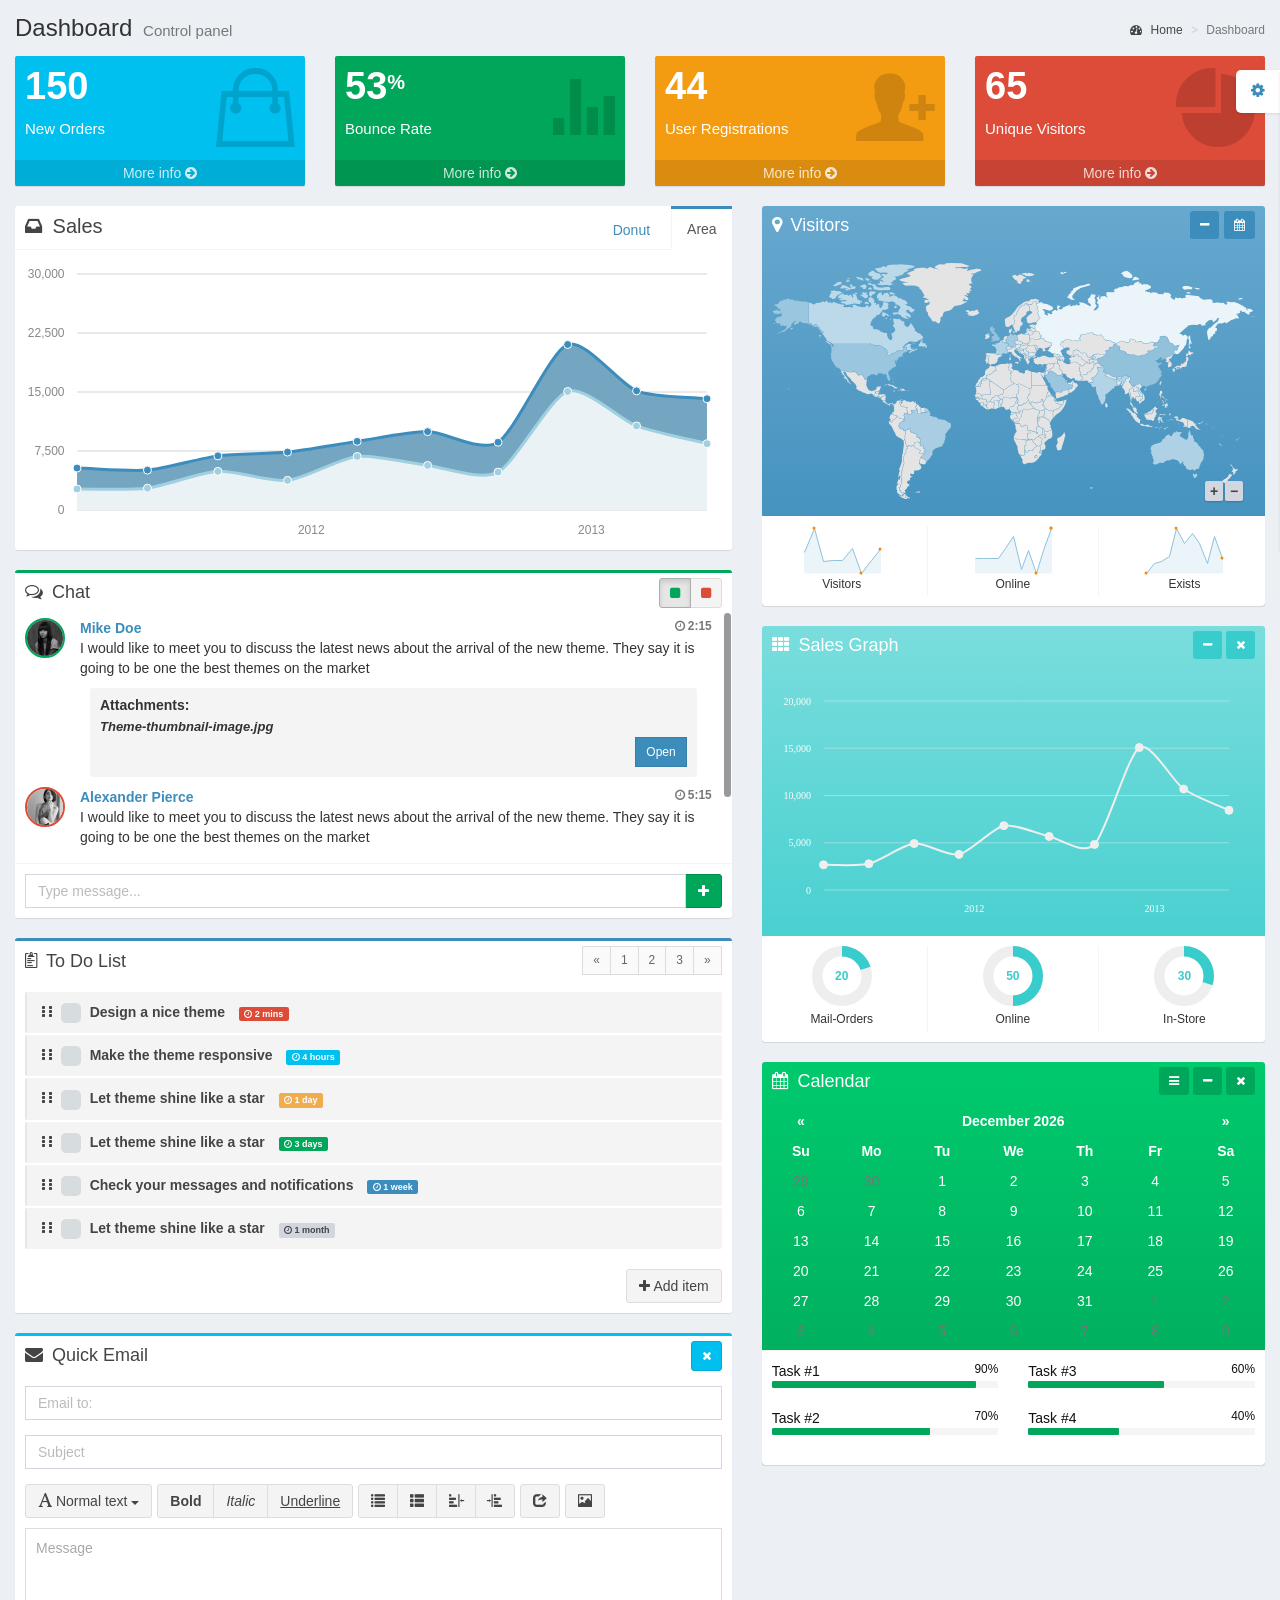
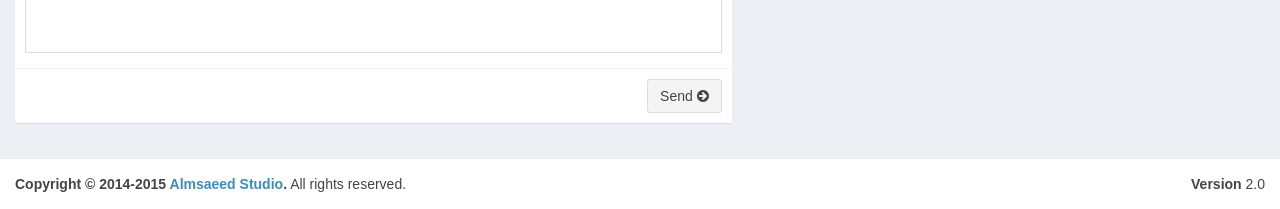
<file: Admin/Template/main_content.html>
<!DOCTYPE html>
<html>
<head>
    <meta charset="UTF-8">
    <title></title>
    <meta content='width=device-width, initial-scale=1, maximum-scale=1, user-scalable=no' name='viewport'>

    <link href="bootstrap/css/bootstrap.min.css" rel="stylesheet" type="text/css" />    
    <link href="frameset/fontawesome/css/font-awesome.min.css" rel="stylesheet" type="text/css" />
    <link href="frameset/ionicons/css/ionicons.min.css" rel="stylesheet" type="text/css" />      
    <link href="asset/css/AdminLTE.min.css" rel="stylesheet" type="text/css" />
    <link href="asset/css/skins/_all-skins.min.css" rel="stylesheet" type="text/css" />
    <link href="plugins/iCheck/flat/blue.css" rel="stylesheet" type="text/css" />
    <link href="plugins/morris/morris.css" rel="stylesheet" type="text/css" />
    <link href="plugins/jvectormap/jquery-jvectormap-1.2.2.css" rel="stylesheet" type="text/css" />
    <link href="plugins/datepicker/datepicker3.css" rel="stylesheet" type="text/css" />
    <link href="plugins/daterangepicker/daterangepicker-bs3.css" rel="stylesheet" type="text/css" />
    <link href="plugins/bootstrap-wysihtml5/bootstrap3-wysihtml5.min.css" rel="stylesheet" type="text/css" />
    
    
  </head>
  <body class="skin-blue">
    <div class="wrapper">
      <!-- Left side column. contains the logo and sidebar -->
      <!-- Content Wrapper. Contains page content -->
      <div class="content-wrapper">
        <!-- Content Header (Page header) -->
        <section class="content-header">
          <h1>
            Dashboard
            <small>Control panel</small>
          </h1>
          <ol class="breadcrumb">
            <li><a href="#"><i class="fa fa-dashboard"></i> Home</a></li>
            <li class="active">Dashboard</li>
          </ol>
        </section>

        <!-- Main content -->
        <section class="content">
          <!-- Small boxes (Stat box) -->
          <div class="row">
            <div class="col-lg-3 col-xs-6">
              <!-- small box -->
              <div class="small-box bg-aqua">
                <div class="inner">
                  <h3>150</h3>
                  <p>New Orders</p>
                </div>
                <div class="icon">
                  <i class="ion ion-bag"></i>
                </div>
                <a href="#" class="small-box-footer">More info <i class="fa fa-arrow-circle-right"></i></a>
              </div>
            </div><!-- ./col -->
            <div class="col-lg-3 col-xs-6">
              <!-- small box -->
              <div class="small-box bg-green">
                <div class="inner">
                  <h3>53<sup style="font-size: 20px">%</sup></h3>
                  <p>Bounce Rate</p>
                </div>
                <div class="icon">
                  <i class="ion ion-stats-bars"></i>
                </div>
                <a href="#" class="small-box-footer">More info <i class="fa fa-arrow-circle-right"></i></a>
              </div>
            </div><!-- ./col -->
            <div class="col-lg-3 col-xs-6">
              <!-- small box -->
              <div class="small-box bg-yellow">
                <div class="inner">
                  <h3>44</h3>
                  <p>User Registrations</p>
                </div>
                <div class="icon">
                  <i class="ion ion-person-add"></i>
                </div>
                <a href="#" class="small-box-footer">More info <i class="fa fa-arrow-circle-right"></i></a>
              </div>
            </div><!-- ./col -->
            <div class="col-lg-3 col-xs-6">
              <!-- small box -->
              <div class="small-box bg-red">
                <div class="inner">
                  <h3>65</h3>
                  <p>Unique Visitors</p>
                </div>
                <div class="icon">
                  <i class="ion ion-pie-graph"></i>
                </div>
                <a href="#" class="small-box-footer">More info <i class="fa fa-arrow-circle-right"></i></a>
              </div>
            </div><!-- ./col -->
          </div><!-- /.row -->
          <!-- Main row -->
          <div class="row">
            <!-- Left col -->
            <section class="col-lg-7 connectedSortable">
              <!-- Custom tabs (Charts with tabs)-->
              <div class="nav-tabs-custom">
                <!-- Tabs within a box -->
                <ul class="nav nav-tabs pull-right">
                  <li class="active"><a href="#revenue-chart" data-toggle="tab">Area</a></li>
                  <li><a href="#sales-chart" data-toggle="tab">Donut</a></li>
                  <li class="pull-left header"><i class="fa fa-inbox"></i> Sales</li>
                </ul>
                <div class="tab-content no-padding">
                  <!-- Morris chart - Sales -->
                  <div class="chart tab-pane active" id="revenue-chart" style="position: relative; height: 300px;"></div>
                  <div class="chart tab-pane" id="sales-chart" style="position: relative; height: 300px;"></div>
                </div>
              </div><!-- /.nav-tabs-custom -->

              <!-- Chat box -->
              <div class="box box-success">
                <div class="box-header">
                  <i class="fa fa-comments-o"></i>
                  <h3 class="box-title">Chat</h3>
                  <div class="box-tools pull-right" data-toggle="tooltip" title="Status">
                    <div class="btn-group" data-toggle="btn-toggle" >
                      <button type="button" class="btn btn-default btn-sm active"><i class="fa fa-square text-green"></i></button>
                      <button type="button" class="btn btn-default btn-sm"><i class="fa fa-square text-red"></i></button>
                    </div>
                  </div>
                </div>
                <div class="box-body chat" id="chat-box">
                  <!-- chat item -->
                  <div class="item">
                    <img src="asset/img/user4-128x128.jpg" alt="user image" class="online"/>
                    <p class="message">
                      <a href="#" class="name">
                        <small class="text-muted pull-right"><i class="fa fa-clock-o"></i> 2:15</small>
                        Mike Doe
                      </a>
                      I would like to meet you to discuss the latest news about
                      the arrival of the new theme. They say it is going to be one the
                      best themes on the market
                    </p>
                    <div class="attachment">
                      <h4>Attachments:</h4>
                      <p class="filename">
                        Theme-thumbnail-image.jpg
                      </p>
                      <div class="pull-right">
                        <button class="btn btn-primary btn-sm btn-flat">Open</button>
                      </div>
                    </div><!-- /.attachment -->
                  </div><!-- /.item -->
                  <!-- chat item -->
                  <div class="item">
                    <img src="asset/img/user3-128x128.jpg" alt="user image" class="offline"/>
                    <p class="message">
                      <a href="#" class="name">
                        <small class="text-muted pull-right"><i class="fa fa-clock-o"></i> 5:15</small>
                        Alexander Pierce
                      </a>
                      I would like to meet you to discuss the latest news about
                      the arrival of the new theme. They say it is going to be one the
                      best themes on the market
                    </p>
                  </div><!-- /.item -->
                  <!-- chat item -->
                  <div class="item">
                    <img src="asset/img/user2-160x160.jpg" alt="user image" class="offline"/>
                    <p class="message">
                      <a href="#" class="name">
                        <small class="text-muted pull-right"><i class="fa fa-clock-o"></i> 5:30</small>
                        Susan Doe
                      </a>
                      I would like to meet you to discuss the latest news about
                      the arrival of the new theme. They say it is going to be one the
                      best themes on the market
                    </p>
                  </div><!-- /.item -->
                </div><!-- /.chat -->
                <div class="box-footer">
                  <div class="input-group">
                    <input class="form-control" placeholder="Type message..."/>
                    <div class="input-group-btn">
                      <button class="btn btn-success"><i class="fa fa-plus"></i></button>
                    </div>
                  </div>
                </div>
              </div><!-- /.box (chat box) -->

              <!-- TO DO List -->
              <div class="box box-primary">
                <div class="box-header">
                  <i class="ion ion-clipboard"></i>
                  <h3 class="box-title">To Do List</h3>
                  <div class="box-tools pull-right">
                    <ul class="pagination pagination-sm inline">
                      <li><a href="#">&laquo;</a></li>
                      <li><a href="#">1</a></li>
                      <li><a href="#">2</a></li>
                      <li><a href="#">3</a></li>
                      <li><a href="#">&raquo;</a></li>
                    </ul>
                  </div>
                </div><!-- /.box-header -->
                <div class="box-body">
                  <ul class="todo-list">
                    <li>
                      <!-- drag handle -->
                      <span class="handle">
                        <i class="fa fa-ellipsis-v"></i>
                        <i class="fa fa-ellipsis-v"></i>
                      </span>
                      <!-- checkbox -->
                      <input type="checkbox" value="" name=""/>
                      <!-- todo text -->
                      <span class="text">Design a nice theme</span>
                      <!-- Emphasis label -->
                      <small class="label label-danger"><i class="fa fa-clock-o"></i> 2 mins</small>
                      <!-- General tools such as edit or delete-->
                      <div class="tools">
                        <i class="fa fa-edit"></i>
                        <i class="fa fa-trash-o"></i>
                      </div>
                    </li>
                    <li>
                      <span class="handle">
                        <i class="fa fa-ellipsis-v"></i>
                        <i class="fa fa-ellipsis-v"></i>
                      </span>
                      <input type="checkbox" value="" name=""/>
                      <span class="text">Make the theme responsive</span>
                      <small class="label label-info"><i class="fa fa-clock-o"></i> 4 hours</small>
                      <div class="tools">
                        <i class="fa fa-edit"></i>
                        <i class="fa fa-trash-o"></i>
                      </div>
                    </li>
                    <li>
                      <span class="handle">
                        <i class="fa fa-ellipsis-v"></i>
                        <i class="fa fa-ellipsis-v"></i>
                      </span>
                      <input type="checkbox" value="" name=""/>
                      <span class="text">Let theme shine like a star</span>
                      <small class="label label-warning"><i class="fa fa-clock-o"></i> 1 day</small>
                      <div class="tools">
                        <i class="fa fa-edit"></i>
                        <i class="fa fa-trash-o"></i>
                      </div>
                    </li>
                    <li>
                      <span class="handle">
                        <i class="fa fa-ellipsis-v"></i>
                        <i class="fa fa-ellipsis-v"></i>
                      </span>
                      <input type="checkbox" value="" name=""/>
                      <span class="text">Let theme shine like a star</span>
                      <small class="label label-success"><i class="fa fa-clock-o"></i> 3 days</small>
                      <div class="tools">
                        <i class="fa fa-edit"></i>
                        <i class="fa fa-trash-o"></i>
                      </div>
                    </li>
                    <li>
                      <span class="handle">
                        <i class="fa fa-ellipsis-v"></i>
                        <i class="fa fa-ellipsis-v"></i>
                      </span>
                      <input type="checkbox" value="" name=""/>
                      <span class="text">Check your messages and notifications</span>
                      <small class="label label-primary"><i class="fa fa-clock-o"></i> 1 week</small>
                      <div class="tools">
                        <i class="fa fa-edit"></i>
                        <i class="fa fa-trash-o"></i>
                      </div>
                    </li>
                    <li>
                      <span class="handle">
                        <i class="fa fa-ellipsis-v"></i>
                        <i class="fa fa-ellipsis-v"></i>
                      </span>
                      <input type="checkbox" value="" name=""/>
                      <span class="text">Let theme shine like a star</span>
                      <small class="label label-default"><i class="fa fa-clock-o"></i> 1 month</small>
                      <div class="tools">
                        <i class="fa fa-edit"></i>
                        <i class="fa fa-trash-o"></i>
                      </div>
                    </li>
                  </ul>
                </div><!-- /.box-body -->
                <div class="box-footer clearfix no-border">
                  <button class="btn btn-default pull-right"><i class="fa fa-plus"></i> Add item</button>
                </div>
              </div><!-- /.box -->

              <!-- quick email widget -->
              <div class="box box-info">
                <div class="box-header">
                  <i class="fa fa-envelope"></i>
                  <h3 class="box-title">Quick Email</h3>
                  <!-- tools box -->
                  <div class="pull-right box-tools">
                    <button class="btn btn-info btn-sm" data-widget="remove" data-toggle="tooltip" title="Remove"><i class="fa fa-times"></i></button>
                  </div><!-- /. tools -->
                </div>
                <div class="box-body">
                  <form action="#" method="post">
                    <div class="form-group">
                      <input type="email" class="form-control" name="emailto" placeholder="Email to:"/>
                    </div>
                    <div class="form-group">
                      <input type="text" class="form-control" name="subject" placeholder="Subject"/>
                    </div>
                    <div>
                      <textarea class="textarea" placeholder="Message" style="width: 100%; height: 125px; font-size: 14px; line-height: 18px; border: 1px solid #dddddd; padding: 10px;"></textarea>
                    </div>
                  </form>
                </div>
                <div class="box-footer clearfix">
                  <button class="pull-right btn btn-default" id="sendEmail">Send <i class="fa fa-arrow-circle-right"></i></button>
                </div>
              </div>

            </section><!-- /.Left col -->
            <!-- right col (We are only adding the ID to make the widgets sortable)-->
            <section class="col-lg-5 connectedSortable">

              <!-- Map box -->
              <div class="box box-solid bg-light-blue-gradient">
                <div class="box-header">
                  <!-- tools box -->
                  <div class="pull-right box-tools">
                    <button class="btn btn-primary btn-sm daterange pull-right" data-toggle="tooltip" title="Date range"><i class="fa fa-calendar"></i></button>
                    <button class="btn btn-primary btn-sm pull-right" data-widget='collapse' data-toggle="tooltip" title="Collapse" style="margin-right: 5px;"><i class="fa fa-minus"></i></button>
                  </div><!-- /. tools -->

                  <i class="fa fa-map-marker"></i>
                  <h3 class="box-title">
                    Visitors
                  </h3>
                </div>
                <div class="box-body">
                  <div id="world-map" style="height: 250px; width: 100%;"></div>
                </div><!-- /.box-body-->
                <div class="box-footer no-border">
                  <div class="row">
                    <div class="col-xs-4 text-center" style="border-right: 1px solid #f4f4f4">
                      <div id="sparkline-1"></div>
                      <div class="knob-label">Visitors</div>
                    </div><!-- ./col -->
                    <div class="col-xs-4 text-center" style="border-right: 1px solid #f4f4f4">
                      <div id="sparkline-2"></div>
                      <div class="knob-label">Online</div>
                    </div><!-- ./col -->
                    <div class="col-xs-4 text-center">
                      <div id="sparkline-3"></div>
                      <div class="knob-label">Exists</div>
                    </div><!-- ./col -->
                  </div><!-- /.row -->
                </div>
              </div>
              <!-- /.box -->

              <!-- solid sales graph -->
              <div class="box box-solid bg-teal-gradient">
                <div class="box-header">
                  <i class="fa fa-th"></i>
                  <h3 class="box-title">Sales Graph</h3>
                  <div class="box-tools pull-right">
                    <button class="btn bg-teal btn-sm" data-widget="collapse"><i class="fa fa-minus"></i></button>
                    <button class="btn bg-teal btn-sm" data-widget="remove"><i class="fa fa-times"></i></button>
                  </div>
                </div>
                <div class="box-body border-radius-none">
                  <div class="chart" id="line-chart" style="height: 250px;"></div>
                </div><!-- /.box-body -->
                <div class="box-footer no-border">
                  <div class="row">
                    <div class="col-xs-4 text-center" style="border-right: 1px solid #f4f4f4">
                      <input type="text" class="knob" data-readonly="true" value="20" data-width="60" data-height="60" data-fgColor="#39CCCC"/>
                      <div class="knob-label">Mail-Orders</div>
                    </div><!-- ./col -->
                    <div class="col-xs-4 text-center" style="border-right: 1px solid #f4f4f4">
                      <input type="text" class="knob" data-readonly="true" value="50" data-width="60" data-height="60" data-fgColor="#39CCCC"/>
                      <div class="knob-label">Online</div>
                    </div><!-- ./col -->
                    <div class="col-xs-4 text-center">
                      <input type="text" class="knob" data-readonly="true" value="30" data-width="60" data-height="60" data-fgColor="#39CCCC"/>
                      <div class="knob-label">In-Store</div>
                    </div><!-- ./col -->
                  </div><!-- /.row -->
                </div><!-- /.box-footer -->
              </div><!-- /.box -->

              <!-- Calendar -->
              <div class="box box-solid bg-green-gradient">
                <div class="box-header">
                  <i class="fa fa-calendar"></i>
                  <h3 class="box-title">Calendar</h3>
                  <!-- tools box -->
                  <div class="pull-right box-tools">
                    <!-- button with a dropdown -->
                    <div class="btn-group">
                      <button class="btn btn-success btn-sm dropdown-toggle" data-toggle="dropdown"><i class="fa fa-bars"></i></button>
                      <ul class="dropdown-menu pull-right" role="menu">
                        <li><a href="#">Add new event</a></li>
                        <li><a href="#">Clear events</a></li>
                        <li class="divider"></li>
                        <li><a href="#">View calendar</a></li>
                      </ul>
                    </div>
                    <button class="btn btn-success btn-sm" data-widget="collapse"><i class="fa fa-minus"></i></button>
                    <button class="btn btn-success btn-sm" data-widget="remove"><i class="fa fa-times"></i></button>
                  </div><!-- /. tools -->
                </div><!-- /.box-header -->
                <div class="box-body no-padding">
                  <!--The calendar -->
                  <div id="calendar" style="width: 100%"></div>
                </div><!-- /.box-body -->
                <div class="box-footer text-black">
                  <div class="row">
                    <div class="col-sm-6">
                      <!-- Progress bars -->
                      <div class="clearfix">
                        <span class="pull-left">Task #1</span>
                        <small class="pull-right">90%</small>
                      </div>
                      <div class="progress xs">
                        <div class="progress-bar progress-bar-green" style="width: 90%;"></div>
                      </div>

                      <div class="clearfix">
                        <span class="pull-left">Task #2</span>
                        <small class="pull-right">70%</small>
                      </div>
                      <div class="progress xs">
                        <div class="progress-bar progress-bar-green" style="width: 70%;"></div>
                      </div>
                    </div><!-- /.col -->
                    <div class="col-sm-6">
                      <div class="clearfix">
                        <span class="pull-left">Task #3</span>
                        <small class="pull-right">60%</small>
                      </div>
                      <div class="progress xs">
                        <div class="progress-bar progress-bar-green" style="width: 60%;"></div>
                      </div>

                      <div class="clearfix">
                        <span class="pull-left">Task #4</span>
                        <small class="pull-right">40%</small>
                      </div>
                      <div class="progress xs">
                        <div class="progress-bar progress-bar-green" style="width: 40%;"></div>
                      </div>
                    </div><!-- /.col -->
                  </div><!-- /.row -->
                </div>
              </div><!-- /.box -->

            </section><!-- right col -->
          </div><!-- /.row (main row) -->

        </section><!-- /.content -->
      </div><!-- /.content-wrapper -->
      <footer class="main-footer">
        <div class="pull-right hidden-xs">
          <b>Version</b> 2.0
        </div>
        <strong>Copyright &copy; 2014-2015 <a href="http://almsaeedstudio.com">Almsaeed Studio</a>.</strong> All rights reserved.
      </footer>
    </div><!-- ./wrapper -->

    <!-- jQuery 2.1.3 -->
  <script src="plugins/jQuery/jQuery-2.1.3.min.js"></script>
    <!-- jQuery UI 1.11.2 -->
    <script src="plugins/jQueryUI/jquery-ui.min.js" type="text/javascript"></script>
    <!-- Resolve conflict in jQuery UI tooltip with Bootstrap tooltip -->
    <script>
      $.widget.bridge('uibutton', $.ui.button);
    </script>
    <!-- Bootstrap 3.3.2 JS -->
    <script src="bootstrap/js/bootstrap.min.js" type="text/javascript"></script>    
    <!-- Morris.js charts -->
    <script src="plugins/raphael/raphael-min.js"></script>
    <script src="plugins/morris/morris.min.js" type="text/javascript"></script>
    <!-- Sparkline -->
    <script src="plugins/sparkline/jquery.sparkline.min.js" type="text/javascript"></script>
    <!-- jvectormap -->
    <script src="plugins/jvectormap/jquery-jvectormap-1.2.2.min.js" type="text/javascript"></script>
    <script src="plugins/jvectormap/jquery-jvectormap-world-mill-en.js" type="text/javascript"></script>
    <!-- jQuery Knob Chart -->
    <script src="plugins/knob/jquery.knob.js" type="text/javascript"></script>
    <!-- daterangepicker -->
    <script src="plugins/daterangepicker/daterangepicker.js" type="text/javascript"></script>
    <!-- datepicker -->
    <script src="plugins/datepicker/bootstrap-datepicker.js" type="text/javascript"></script>
    <!-- Bootstrap WYSIHTML5 -->
    <script src="plugins/bootstrap-wysihtml5/bootstrap3-wysihtml5.all.min.js" type="text/javascript"></script>
    <!-- iCheck -->
    <script src="plugins/iCheck/icheck.min.js" type="text/javascript"></script>
    <!-- Slimscroll -->
    <script src="plugins/slimScroll/jquery.slimscroll.min.js" type="text/javascript"></script>
    <!-- FastClick -->
    <script src='plugins/fastclick/fastclick.min.js'></script>
    <!-- AdminLTE App -->
    <script src="asset/js/app.min.js" type="text/javascript"></script>

    <!-- AdminLTE dashboard demo (This is only for demo purposes) -->
    <script src="asset/js/pages/dashboard.js" type="text/javascript"></script>

    <!-- AdminLTE for demo purposes -->
    <script src="asset/js/demo.js" type="text/javascript"></script>
  </body>
</html>
</file>
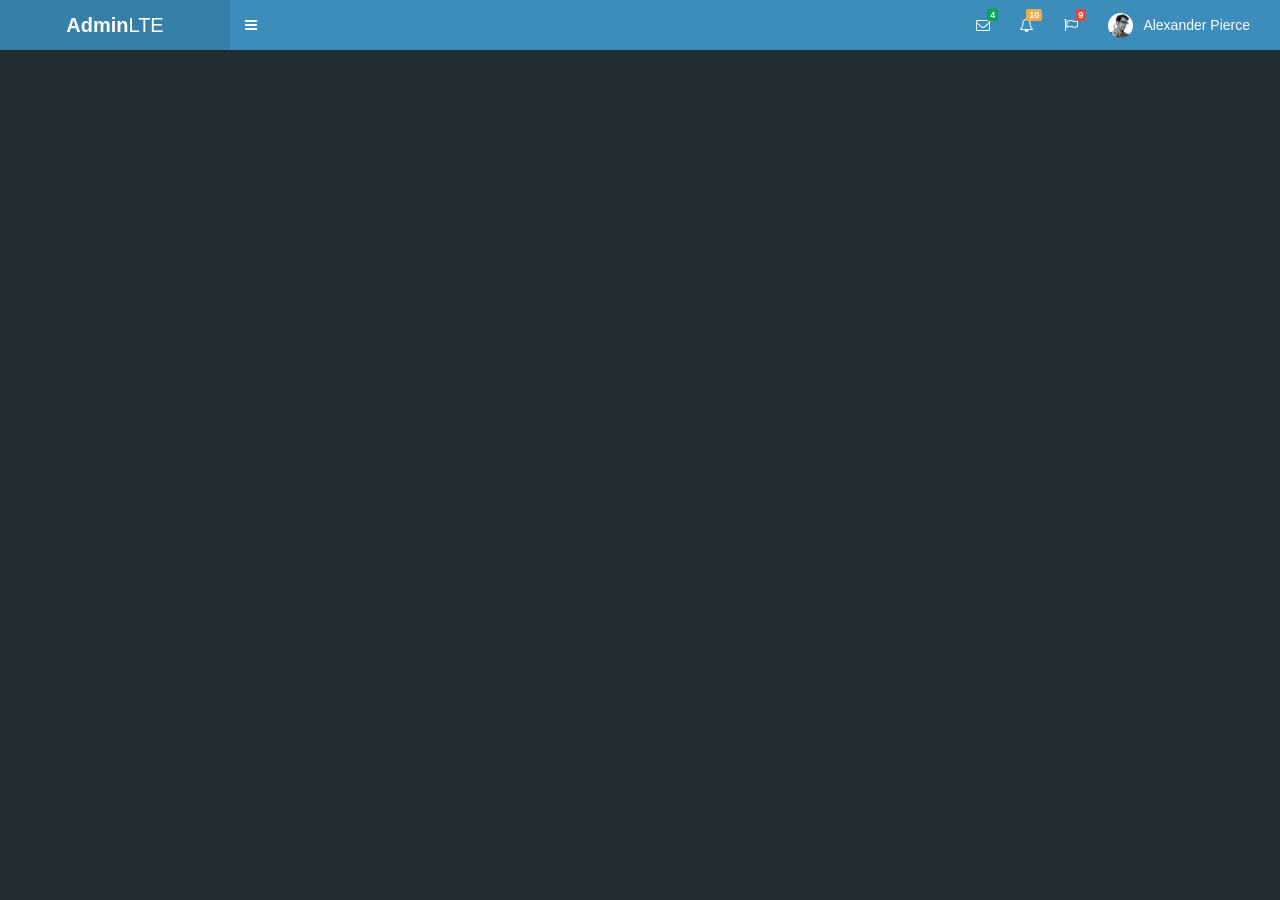
<file: Admin/Template/main_header.html>
<!DOCTYPE html>
<html>
<head>
    <meta charset="UTF-8">
    <title></title>
    <meta content='width=device-width, initial-scale=1, maximum-scale=1, user-scalable=no' name='viewport'>

    <link href="bootstrap/css/bootstrap.min.css" rel="stylesheet" type="text/css" />    
    <link href="frameset/fontawesome/css/font-awesome.min.css" rel="stylesheet" type="text/css" />
    <link href="frameset/ionicons/css/ionicons.min.css" rel="stylesheet" type="text/css" />       
    <link href="asset/css/AdminLTE.min.css" rel="stylesheet" type="text/css" />
    <link href="asset/css/skins/_all-skins.min.css" rel="stylesheet" type="text/css" />
    <link href="plugins/iCheck/flat/blue.css" rel="stylesheet" type="text/css" />
    <link href="plugins/morris/morris.css" rel="stylesheet" type="text/css" />
    <link href="plugins/jvectormap/jquery-jvectormap-1.2.2.css" rel="stylesheet" type="text/css" />
    <link href="plugins/datepicker/datepicker3.css" rel="stylesheet" type="text/css" />
    <link href="plugins/daterangepicker/daterangepicker-bs3.css" rel="stylesheet" type="text/css" />
    <link href="plugins/bootstrap-wysihtml5/bootstrap3-wysihtml5.min.css" rel="stylesheet" type="text/css" />
    <!-- HTML5 Shim and Respond.js IE8 support of HTML5 elements and media queries -->
    <!-- WARNING: Respond.js doesn't work if you view the page via file:// -->
    <!--[if lt IE 9]>
        <script src="plugins/html5shiv/html5shiv.js"></script>
        <script src="plugins/html5shiv/respond.min.js"></script>
    <![endif]-->
    
</head>

<body class="skin-blue" style="background:#222d32;  position: relative;">

      <header class="main-header">
        <a href="index2.html" class="logo"><b>Admin</b>LTE</a>
        <nav class="navbar navbar-static-top" role="navigation">
          <a href="#" class="sidebar-toggle" data-toggle="offcanvas" role="button">
            <span class="sr-only">Toggle navigation</span>
          </a>
          <div class="navbar-custom-menu">
            <ul class="nav navbar-nav">
              <li class="dropdown messages-menu">
                <a href="#" class="dropdown-toggle" data-toggle="dropdown">
                  <i class="fa fa-envelope-o"></i>
                  <span class="label label-success">4</span>
                </a>
                <ul class="dropdown-menu">
                  <li class="header">You have 4 messages</li>
                  <li>
                    <ul class="menu">
                      <li>
                        <a href="#">
                          <div class="pull-left">
                            <img src="asset/img/user2-160x160.jpg" class="img-circle" alt="User Image"/>
                          </div>
                          <h4>
                            Support Team
                            <small><i class="fa fa-clock-o"></i> 5 mins</small>
                          </h4>
                          <p>Why not buy a new awesome theme?</p>
                        </a>
                      </li>
                      <li>
                        <a href="#">
                          <div class="pull-left">
                            <img src="asset/img/user3-128x128.jpg" class="img-circle" alt="user image"/>
                          </div>
                          <h4>
                            AdminLTE Design Team
                            <small><i class="fa fa-clock-o"></i> 2 hours</small>
                          </h4>
                          <p>Why not buy a new awesome theme?</p>
                        </a>
                      </li>
                      <li>
                        <a href="#">
                          <div class="pull-left">
                            <img src="asset/img/user4-128x128.jpg" class="img-circle" alt="user image"/>
                          </div>
                          <h4>
                            Developers
                            <small><i class="fa fa-clock-o"></i> Today</small>
                          </h4>
                          <p>Why not buy a new awesome theme?</p>
                        </a>
                      </li>
                      <li>
                        <a href="#">
                          <div class="pull-left">
                            <img src="asset/img/user3-128x128.jpg" class="img-circle" alt="user image"/>
                          </div>
                          <h4>
                            Sales Department
                            <small><i class="fa fa-clock-o"></i> Yesterday</small>
                          </h4>
                          <p>Why not buy a new awesome theme?</p>
                        </a>
                      </li>
                      <li>
                        <a href="#">
                          <div class="pull-left">
                            <img src="asset/img/user4-128x128.jpg" class="img-circle" alt="user image"/>
                          </div>
                          <h4>
                            Reviewers
                            <small><i class="fa fa-clock-o"></i> 2 days</small>
                          </h4>
                          <p>Why not buy a new awesome theme?</p>
                        </a>
                      </li>
                    </ul>
                  </li>
                  <li class="footer"><a href="#">See All Messages</a></li>
                </ul>
              </li>
              <li class="dropdown notifications-menu">
                <a href="#" class="dropdown-toggle" data-toggle="dropdown">
                  <i class="fa fa-bell-o"></i>
                  <span class="label label-warning">10</span>
                </a>
                <ul class="dropdown-menu">
                  <li class="header">You have 10 notifications</li>
                  <li>
                    <ul class="menu">
                      <li>
                        <a href="#">
                          <i class="fa fa-users text-aqua"></i> 5 new members joined today
                        </a>
                      </li>
                      <li>
                        <a href="#">
                          <i class="fa fa-warning text-yellow"></i> Very long description here that may not fit into the page and may cause design problems
                        </a>
                      </li>
                      <li>
                        <a href="#">
                          <i class="fa fa-users text-red"></i> 5 new members joined
                        </a>
                      </li>

                      <li>
                        <a href="#">
                          <i class="fa fa-shopping-cart text-green"></i> 25 sales made
                        </a>
                      </li>
                      <li>
                        <a href="#">
                          <i class="fa fa-user text-red"></i> You changed your username
                        </a>
                      </li>
                    </ul>
                  </li>
                  <li class="footer"><a href="#">View all</a></li>
                </ul>
              </li>
              <li class="dropdown tasks-menu">
                <a href="#" class="dropdown-toggle" data-toggle="dropdown">
                  <i class="fa fa-flag-o"></i>
                  <span class="label label-danger">9</span>
                </a>
                <ul class="dropdown-menu">
                  <li class="header">You have 9 tasks</li>
                  <li>
                    <ul class="menu">
                      <li>
                        <a href="#">
                          <h3>
                            Design some buttons
                            <small class="pull-right">20%</small>
                          </h3>
                          <div class="progress xs">
                            <div class="progress-bar progress-bar-aqua" style="width: 20%" role="progressbar" aria-valuenow="20" aria-valuemin="0" aria-valuemax="100">
                              <span class="sr-only">20% Complete</span>
                            </div>
                          </div>
                        </a>
                      </li>
                      <li>
                        <a href="#">
                          <h3>
                            Create a nice theme
                            <small class="pull-right">40%</small>
                          </h3>
                          <div class="progress xs">
                            <div class="progress-bar progress-bar-green" style="width: 40%" role="progressbar" aria-valuenow="20" aria-valuemin="0" aria-valuemax="100">
                              <span class="sr-only">40% Complete</span>
                            </div>
                          </div>
                        </a>
                      </li>
                      <li>
                        <a href="#">
                          <h3>
                            Some task I need to do
                            <small class="pull-right">60%</small>
                          </h3>
                          <div class="progress xs">
                            <div class="progress-bar progress-bar-red" style="width: 60%" role="progressbar" aria-valuenow="20" aria-valuemin="0" aria-valuemax="100">
                              <span class="sr-only">60% Complete</span>
                            </div>
                          </div>
                        </a>
                      </li>
                      <li>
                        <a href="#">
                          <h3>
                            Make beautiful transitions
                            <small class="pull-right">80%</small>
                          </h3>
                          <div class="progress xs">
                            <div class="progress-bar progress-bar-yellow" style="width: 80%" role="progressbar" aria-valuenow="20" aria-valuemin="0" aria-valuemax="100">
                              <span class="sr-only">80% Complete</span>
                            </div>
                          </div>
                        </a>
                      </li>
                    </ul>
                  </li>
                  <li class="footer">
                    <a href="#">View all tasks</a>
                  </li>
                </ul>
              </li>
              <li class="dropdown user user-menu">
                <a href="#" class="dropdown-toggle" data-toggle="dropdown">
                  <img src="asset/img/user2-160x160.jpg" class="user-image" alt="User Image"/>
                  <span class="hidden-xs">Alexander Pierce</span>
                </a>
                <ul class="dropdown-menu">
                  <li class="user-header">
                    <img src="asset/img/user2-160x160.jpg" class="img-circle" alt="User Image" />
                    <p>
                      Alexander Pierce - Web Developer
                      <small>Member since Nov. 2012</small>
                    </p>
                  </li>
                  <li class="user-body">
                    <div class="col-xs-4 text-center">
                      <a href="#">Followers</a>
                    </div>
                    <div class="col-xs-4 text-center">
                      <a href="#">Sales</a>
                    </div>
                    <div class="col-xs-4 text-center">
                      <a href="#">Friends</a>
                    </div>
                  </li>
                  <li class="user-footer">
                    <div class="pull-left">
                      <a href="#" class="btn btn-default btn-flat">Profile</a>
                    </div>
                    <div class="pull-right">
                      <a href="#" class="btn btn-default btn-flat">Sign out</a>
                    </div>
                  </li>
                </ul>
              </li>
            </ul>
          </div>
        </nav>
      </header>
      

    
<script src="plugins/jQuery/jQuery-2.1.3.min.js"></script>
<script src="plugins/jQueryUI/jquery-ui.min.js" type="text/javascript"></script>
<script src="bootstrap/js/bootstrap.min.js" type="text/javascript"></script>   
<script src="plugins/slimScroll/jquery.slimscroll.min.js" type="text/javascript"></script>
<script src="asset/js/app.min.js" type="text/javascript"></script>
</body>
</html>
</file>
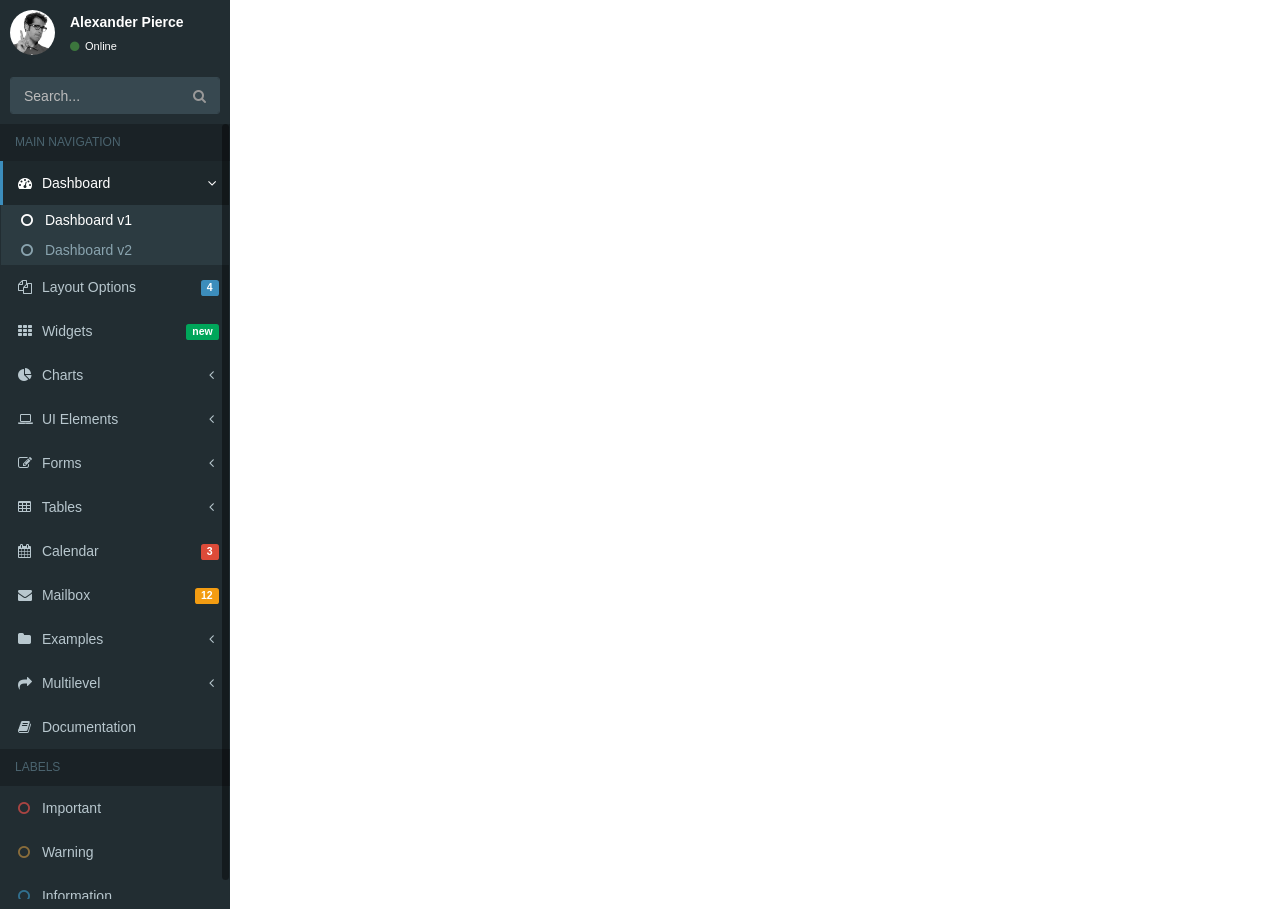
<file: Admin/Template/main_sidebar.html>
<!DOCTYPE html>
<html>
<head>
    <meta charset="UTF-8">
    <title></title>
    <meta content='width=device-width, initial-scale=1, maximum-scale=1, user-scalable=no' name='viewport'>

    <link href="bootstrap/css/bootstrap.min.css" rel="stylesheet" type="text/css" />    
    <link href="frameset/fontawesome/css/font-awesome.min.css" rel="stylesheet" type="text/css" />
    <link href="frameset/ionicons/css/ionicons.min.css" rel="stylesheet" type="text/css" />    
    
    <link href="asset/css/skins/_all-skins.min.css" rel="stylesheet" type="text/css" />
    <link href="plugins/iCheck/flat/blue.css" rel="stylesheet" type="text/css" />
    <link href="plugins/morris/morris.css" rel="stylesheet" type="text/css" />
    <link href="plugins/jvectormap/jquery-jvectormap-1.2.2.css" rel="stylesheet" type="text/css" />
    <link href="plugins/datepicker/datepicker3.css" rel="stylesheet" type="text/css" />
    <link href="plugins/daterangepicker/daterangepicker-bs3.css" rel="stylesheet" type="text/css" />
    <link href="plugins/bootstrap-wysihtml5/bootstrap3-wysihtml5.min.css" rel="stylesheet" type="text/css" />

	<link href="asset/css/AdminLTE.css" rel="stylesheet" type="text/css" />
    <base target="contentFrame" />
</head>
<body class="skin-blue sidebar-collapse">

      
      <aside class="main-sidebar">
        <section class="sidebar">
          <div class="user-panel">
            <div class="pull-left image">
              <img src="asset/img/user2-160x160.jpg" class="img-circle" alt="User Image" />
            </div>
            <div class="pull-left info">
              <p>Alexander Pierce</p>

              <a href="#"><i class="fa fa-circle text-success"></i> Online</a>
            </div>
          </div>
          <form action="#" method="get" class="sidebar-form">
            <div class="input-group">
              <input type="text" name="q" class="form-control" placeholder="Search..."/>
              <span class="input-group-btn">
                <button type='submit' name='search' id='search-btn' class="btn btn-flat"><i class="fa fa-search"></i></button>
              </span>
            </div>
          </form>
          <ul class="sidebar-menu">
            <li class="header">MAIN NAVIGATION</li>
            <li class="active treeview">
              <a href="#">
                <i class="fa fa-dashboard"></i> <span>Dashboard</span> <i class="fa fa-angle-left pull-right"></i>
              </a>
              <ul class="treeview-menu">
                <li class="active"><a href="main_content.html"><i class="fa fa-circle-o"></i> Dashboard v1</a></li>
                <li><a href="index2.html"><i class="fa fa-circle-o"></i> Dashboard v2</a></li>
              </ul>
            </li>
            <li class="treeview">
              <a href="#">
                <i class="fa fa-files-o"></i>
                <span>Layout Options</span>
                <span class="label label-primary pull-right">4</span>
              </a>
              <ul class="treeview-menu">
                <li><a href="pages/layout/top-nav.html"><i class="fa fa-circle-o"></i> Top Navigation</a></li>
                <li><a href="pages/layout/boxed.html"><i class="fa fa-circle-o"></i> Boxed</a></li>
                <li><a href="pages/layout/fixed.html"><i class="fa fa-circle-o"></i> Fixed</a></li>
                <li><a href="pages/layout/collapsed-sidebar.html"><i class="fa fa-circle-o"></i> Collapsed Sidebar</a></li>
              </ul>
            </li>
            <li>
              <a href="pages/widgets.html">
                <i class="fa fa-th"></i> <span>Widgets</span> <small class="label pull-right bg-green">new</small>
              </a>
            </li>
            <li class="treeview">
              <a href="#">
                <i class="fa fa-pie-chart"></i>
                <span>Charts</span>
                <i class="fa fa-angle-left pull-right"></i>
              </a>
              <ul class="treeview-menu">
                <li><a href="pages/charts/morris.html"><i class="fa fa-circle-o"></i> Morris</a></li>
                <li><a href="pages/charts/flot.html"><i class="fa fa-circle-o"></i> Flot</a></li>
                <li><a href="pages/charts/inline.html"><i class="fa fa-circle-o"></i> Inline charts</a></li>
              </ul>
            </li>
            <li class="treeview">
              <a href="#">
                <i class="fa fa-laptop"></i>
                <span>UI Elements</span>
                <i class="fa fa-angle-left pull-right"></i>
              </a>
              <ul class="treeview-menu">
                <li><a href="pages/UI/general.html"><i class="fa fa-circle-o"></i> General</a></li>
                <li><a href="pages/UI/icons.html"><i class="fa fa-circle-o"></i> Icons</a></li>
                <li><a href="pages/UI/buttons.html"><i class="fa fa-circle-o"></i> Buttons</a></li>
                <li><a href="pages/UI/sliders.html"><i class="fa fa-circle-o"></i> Sliders</a></li>
                <li><a href="pages/UI/timeline.html"><i class="fa fa-circle-o"></i> Timeline</a></li>
                <li><a href="pages/UI/modals.html"><i class="fa fa-circle-o"></i> Modals</a></li>
              </ul>
            </li>
            <li class="treeview">
              <a href="#">
                <i class="fa fa-edit"></i> <span>Forms</span>
                <i class="fa fa-angle-left pull-right"></i>
              </a>
              <ul class="treeview-menu">
                <li><a href="pages/forms/general.html"><i class="fa fa-circle-o"></i> General Elements</a></li>
                <li><a href="pages/forms/advanced.html"><i class="fa fa-circle-o"></i> Advanced Elements</a></li>
                <li><a href="pages/forms/editors.html"><i class="fa fa-circle-o"></i> Editors</a></li>
              </ul>
            </li>
            <li class="treeview">
              <a href="#">
                <i class="fa fa-table"></i> <span>Tables</span>
                <i class="fa fa-angle-left pull-right"></i>
              </a>
              <ul class="treeview-menu">
                <li><a href="pages/tables/simple.html"><i class="fa fa-circle-o"></i> Simple tables</a></li>
                <li><a href="pages/tables/data.html"><i class="fa fa-circle-o"></i> Data tables</a></li>
              </ul>
            </li>
            <li>
              <a href="pages/calendar.html">
                <i class="fa fa-calendar"></i> <span>Calendar</span>
                <small class="label pull-right bg-red">3</small>
              </a>
            </li>
            <li>
              <a href="pages/mailbox/mailbox.html">
                <i class="fa fa-envelope"></i> <span>Mailbox</span>
                <small class="label pull-right bg-yellow">12</small>
              </a>
            </li>
            <li class="treeview">
              <a href="#">
                <i class="fa fa-folder"></i> <span>Examples</span>
                <i class="fa fa-angle-left pull-right"></i>
              </a>
              <ul class="treeview-menu">
                <li><a href="pages/examples/invoice.html"><i class="fa fa-circle-o"></i> Invoice</a></li>
                <li><a href="pages/examples/login.html"><i class="fa fa-circle-o"></i> Login</a></li>
                <li><a href="pages/examples/register.html"><i class="fa fa-circle-o"></i> Register</a></li>
                <li><a href="pages/examples/lockscreen.html"><i class="fa fa-circle-o"></i> Lockscreen</a></li>
                <li><a href="pages/examples/404.html"><i class="fa fa-circle-o"></i> 404 Error</a></li>
                <li><a href="pages/examples/500.html"><i class="fa fa-circle-o"></i> 500 Error</a></li>
                <li><a href="pages/examples/blank.html"><i class="fa fa-circle-o"></i> Blank Page</a></li>
              </ul>
            </li>
            <li class="treeview">
              <a href="#">
                <i class="fa fa-share"></i> <span>Multilevel</span>
                <i class="fa fa-angle-left pull-right"></i>
              </a>
              <ul class="treeview-menu">
                <li><a href="#"><i class="fa fa-circle-o"></i> Level One</a></li>
                <li>
                  <a href="#"><i class="fa fa-circle-o"></i> Level One <i class="fa fa-angle-left pull-right"></i></a>
                  <ul class="treeview-menu">
                    <li><a href="#"><i class="fa fa-circle-o"></i> Level Two</a></li>
                    <li>
                      <a href="#"><i class="fa fa-circle-o"></i> Level Two <i class="fa fa-angle-left pull-right"></i></a>
                      <ul class="treeview-menu">
                        <li><a href="#"><i class="fa fa-circle-o"></i> Level Three</a></li>
                        <li><a href="#"><i class="fa fa-circle-o"></i> Level Three</a></li>
                      </ul>
                    </li>
                  </ul>
                </li>
                <li><a href="#"><i class="fa fa-circle-o"></i> Level One</a></li>
              </ul>
            </li>
            <li><a href="documentation/index.html"><i class="fa fa-book"></i> Documentation</a></li>
            <li class="header">LABELS</li>
            <li><a href="#"><i class="fa fa-circle-o text-danger"></i> Important</a></li>
            <li><a href="#"><i class="fa fa-circle-o text-warning"></i> Warning</a></li>
            <li><a href="#"><i class="fa fa-circle-o text-info"></i> Information</a></li>
          </ul>
        </section>
      </aside>


<script src="plugins/jQuery/jQuery-2.1.3.min.js"></script>
<script src="asset/js/app.min.js" type="text/javascript"></script>

<script src="plugins/slimScroll/jquery.slimscroll.min.js" type="text/javascript"></script>
<script type="text/javascript" language="javascript">
	var sidebarMenuHeight = $(window).height() - 125;
	$('.sidebar-menu').slimScroll({height:sidebarMenuHeight});
</script>

  </body>
</html>
</file>
<file: Admin/Template/plugins/iCheck/flat/blue.css>
/* iCheck plugin Flat skin, blue
----------------------------------- */
.icheckbox_flat-blue,
.iradio_flat-blue {
    display: inline-block;
    *display: inline;
    vertical-align: middle;
    margin: 0;
    padding: 0;
    width: 20px;
    height: 20px;
    background: url(blue.png) no-repeat;
    border: none;
    cursor: pointer;
}

.icheckbox_flat-blue {
    background-position: 0 0;
}
    .icheckbox_flat-blue.checked {
        background-position: -22px 0;
    }
    .icheckbox_flat-blue.disabled {
        background-position: -44px 0;
        cursor: default;
    }
    .icheckbox_flat-blue.checked.disabled {
        background-position: -66px 0;
    }

.iradio_flat-blue {
    background-position: -88px 0;
}
    .iradio_flat-blue.checked {
        background-position: -110px 0;
    }
    .iradio_flat-blue.disabled {
        background-position: -132px 0;
        cursor: default;
    }
    .iradio_flat-blue.checked.disabled {
        background-position: -154px 0;
    }

/* Retina support */
@media only screen and (-webkit-min-device-pixel-ratio: 1.5),
       only screen and (-moz-min-device-pixel-ratio: 1.5),
       only screen and (-o-min-device-pixel-ratio: 3/2),
       only screen and (min-device-pixel-ratio: 1.5) {
    .icheckbox_flat-blue,
    .iradio_flat-blue {
        background-image: url(blue@2x.png);
        -webkit-background-size: 176px 22px;
        background-size: 176px 22px;
    }
}
</file>
<file: Admin/Template/plugins/morris/morris.css>
.morris-hover{position:absolute;z-index:1090;}.morris-hover.morris-default-style{border-radius:10px;padding:6px;color:#f9f9f9;background:rgba(0, 0, 0, 0.8);border:solid 2px rgba(0, 0, 0, 0.9);font-weight: 600;font-size:14px;text-align:center;}.morris-hover.morris-default-style .morris-hover-row-label{font-weight:bold;margin:0.25em 0;}
.morris-hover.morris-default-style .morris-hover-point{white-space:nowrap;margin:0.1em 0;}
</file>
<file: Admin/Template/asset/css/skins/_all-skins.min.css>
.skin-blue .main-header .navbar{background-color:#3c8dbc}.skin-blue .main-header .navbar .nav>li>a{color:#fff}.skin-blue .main-header .navbar .nav>li>a:hover,.skin-blue .main-header .navbar .nav>li>a:active,.skin-blue .main-header .navbar .nav>li>a:focus,.skin-blue .main-header .navbar .nav .open>a,.skin-blue .main-header .navbar .nav .open>a:hover,.skin-blue .main-header .navbar .nav .open>a:focus{background:rgba(0,0,0,0.1);color:#f6f6f6}.skin-blue .main-header .navbar .navbar-custom-menu>.nav{margin-right:10px}.skin-blue .main-header .navbar .sidebar-toggle{color:#fff}.skin-blue .main-header .navbar .sidebar-toggle:hover{color:#f6f6f6;background:rgba(0,0,0,0.1)}.skin-blue .main-header .navbar .sidebar-toggle{color:#fff}.skin-blue .main-header .navbar .sidebar-toggle:hover{background-color:#367fa9}@media (max-width:767px){.skin-blue .main-header .navbar .dropdown-menu li.divider{background-color:rgba(255,255,255,0.1)}.skin-blue .main-header .navbar .dropdown-menu li a{color:#fff}.skin-blue .main-header .navbar .dropdown-menu li a:hover{background:#367fa9}}.skin-blue .main-header .logo{background-color:#367fa9;color:#fff;border-bottom:0 solid transparent}.skin-blue .main-header .logo>a{color:#fff}.skin-blue .main-header .logo:hover{background:#357ca5}.skin-blue .main-header li.user-header{background-color:#3c8dbc}.skin-blue .content-header{background:transparent}.skin-blue .user-panel>.info,.skin-blue .user-panel>.info>a{color:#fff}.skin-blue .sidebar-menu>li.header{color:#4b646f;background:#1a2226}.skin-blue .sidebar-menu>li>a{border-left:3px solid transparent;margin-right:1px}.skin-blue .sidebar-menu>li>a:hover,.skin-blue .sidebar-menu>li.active>a{color:#fff;background:#1e282c;border-left-color:#3c8dbc}.skin-blue .sidebar-menu>li>.treeview-menu{margin:0 1px;background:#2c3b41}.skin-blue .wrapper,.skin-blue .main-sidebar,.skin-blue .left-side{background:#222d32}.skin-blue .sidebar a{color:#b8c7ce}.skin-blue .sidebar a:hover{text-decoration:none}.skin-blue .treeview-menu>li>a{color:#8aa4af}.skin-blue .treeview-menu>li.active>a,.skin-blue .treeview-menu>li>a:hover{color:#fff}.skin-blue .sidebar-form{border-radius:3px;border:1px solid #374850;margin:10px 10px}.skin-blue .sidebar-form input[type="text"],.skin-blue .sidebar-form .btn{box-shadow:none;background-color:#374850;border:1px solid transparent;height:35px;-webkit-transition:all .3s cubic-bezier(.32, 1.25, .375, 1.15);-o-transition:all .3s cubic-bezier(.32, 1.25, .375, 1.15);transition:all .3s cubic-bezier(.32, 1.25, .375, 1.15)}.skin-blue .sidebar-form input[type="text"]{color:#666;border-top-left-radius:2px !important;border-top-right-radius:0 !important;border-bottom-right-radius:0 !important;border-bottom-left-radius:2px !important}.skin-blue .sidebar-form input[type="text"]:focus,.skin-blue .sidebar-form input[type="text"]:focus+.input-group-btn .btn{background-color:#fff;color:#666}.skin-blue .sidebar-form input[type="text"]:focus+.input-group-btn .btn{border-left-color:#fff}.skin-blue .sidebar-form .btn{color:#999;border-top-left-radius:0 !important;border-top-right-radius:2px !important;border-bottom-right-radius:2px !important;border-bottom-left-radius:0 !important}.skin-blue.layout-top-nav .main-header>.logo{background-color:#3c8dbc;color:#fff;border-bottom:0 solid transparent}.skin-blue.layout-top-nav .main-header>.logo>a{color:#fff}.skin-blue.layout-top-nav .main-header>.logo:hover{background:#3b8ab8}.skin-black .main-header{-webkit-box-shadow:0 1px 1px rgba(0,0,0,0.05);box-shadow:0 1px 1px rgba(0,0,0,0.05)}.skin-black .main-header .navbar-toggle{color:#333}.skin-black .main-header .navbar-brand{color:#333;border-right:1px solid #eee}.skin-black .main-header>.navbar{background-color:#fff}.skin-black .main-header>.navbar .nav>li>a{color:#333}.skin-black .main-header>.navbar .nav>li>a:hover,.skin-black .main-header>.navbar .nav>li>a:active,.skin-black .main-header>.navbar .nav>li>a:focus,.skin-black .main-header>.navbar .nav .open>a,.skin-black .main-header>.navbar .nav .open>a:hover,.skin-black .main-header>.navbar .nav .open>a:focus{background:#fff;color:#999}.skin-black .main-header>.navbar .navbar-custom-menu>.nav{margin-right:10px}.skin-black .main-header>.navbar .sidebar-toggle{color:#333}.skin-black .main-header>.navbar .sidebar-toggle:hover{color:#999;background:#fff}.skin-black .main-header>.navbar>.sidebar-toggle{color:#333;border-right:1px solid #eee}.skin-black .main-header>.navbar .navbar-nav>li>a{border-right:1px solid #eee}.skin-black .main-header>.navbar .navbar-custom-menu .navbar-nav>li>a,.skin-black .main-header>.navbar .navbar-right>li>a{border-left:1px solid #eee;border-right-width:0}.skin-black .main-header>.logo{background-color:#fff;color:#333;border-bottom:0 solid transparent;border-right:1px solid #eee}.skin-black .main-header>.logo>a{color:#333}.skin-black .main-header>.logo:hover{background:#fcfcfc}@media (max-width:767px){.skin-black .main-header>.logo{background-color:#222;color:#fff;border-bottom:0 solid transparent;border-right:none}.skin-black .main-header>.logo>a{color:#fff}.skin-black .main-header>.logo:hover{background:#1f1f1f}}.skin-black .main-header li.user-header{background-color:#222}.skin-black .content-header{background:transparent;box-shadow:none}.skin-black .user-panel>.image>img{border:1px solid #444}.skin-black .user-panel>.info,.skin-black .user-panel>.info>a{color:#eee}.skin-black .main-sidebar,.skin-black .left-side,.skin-black .wrapper{background:#222}.skin-black .sidebar>.sidebar-menu>li.header{background:#1d1d1d;color:rgba(255,255,255,0.4)}.skin-black .sidebar>.sidebar-menu>li>a{margin-right:1px;border-left:3px solid transparent}.skin-black .sidebar>.sidebar-menu>li>a:hover,.skin-black .sidebar>.sidebar-menu>li.active>a{color:#fff;background:#444;border-left-color:#fff}.skin-black .sidebar>.sidebar-menu>li>.treeview-menu{background:#333}.skin-black .sidebar a{color:#eee}.skin-black .sidebar a:hover{text-decoration:none}.skin-black .treeview-menu>li>a{color:#ccc}.skin-black .treeview-menu>li.active>a,.skin-black .treeview-menu>li>a:hover{color:#fff}.skin-black .sidebar-form{border-radius:3px;border:1px solid #3c3c3c;margin:10px 10px}.skin-black .sidebar-form input[type="text"],.skin-black .sidebar-form .btn{box-shadow:none;background-color:#3c3c3c;border:1px solid transparent;height:35px;-webkit-transition:all .3s cubic-bezier(.32, 1.25, .375, 1.15);-o-transition:all .3s cubic-bezier(.32, 1.25, .375, 1.15);transition:all .3s cubic-bezier(.32, 1.25, .375, 1.15)}.skin-black .sidebar-form input[type="text"]{color:#666;border-top-left-radius:2px !important;border-top-right-radius:0 !important;border-bottom-right-radius:0 !important;border-bottom-left-radius:2px !important}.skin-black .sidebar-form input[type="text"]:focus,.skin-black .sidebar-form input[type="text"]:focus+.input-group-btn .btn{background-color:#fff;color:#666}.skin-black .sidebar-form input[type="text"]:focus+.input-group-btn .btn{border-left-color:#fff}.skin-black .sidebar-form .btn{color:#999;border-top-left-radius:0 !important;border-top-right-radius:2px !important;border-bottom-right-radius:2px !important;border-bottom-left-radius:0 !important}.skin-green .main-header .navbar{background-color:#00a65a}.skin-green .main-header .navbar .nav>li>a{color:#fff}.skin-green .main-header .navbar .nav>li>a:hover,.skin-green .main-header .navbar .nav>li>a:active,.skin-green .main-header .navbar .nav>li>a:focus,.skin-green .main-header .navbar .nav .open>a,.skin-green .main-header .navbar .nav .open>a:hover,.skin-green .main-header .navbar .nav .open>a:focus{background:rgba(0,0,0,0.1);color:#f6f6f6}.skin-green .main-header .navbar .navbar-custom-menu>.nav{margin-right:10px}.skin-green .main-header .navbar .sidebar-toggle{color:#fff}.skin-green .main-header .navbar .sidebar-toggle:hover{color:#f6f6f6;background:rgba(0,0,0,0.1)}.skin-green .main-header .navbar .sidebar-toggle{color:#fff}.skin-green .main-header .navbar .sidebar-toggle:hover{background-color:#008d4c}@media (max-width:767px){.skin-green .main-header .navbar .dropdown-menu li.divider{background-color:rgba(255,255,255,0.1)}.skin-green .main-header .navbar .dropdown-menu li a{color:#fff}.skin-green .main-header .navbar .dropdown-menu li a:hover{background:#008d4c}}.skin-green .main-header .logo{background-color:#008d4c;color:#fff;border-bottom:0 solid transparent}.skin-green .main-header .logo>a{color:#fff}.skin-green .main-header .logo:hover{background:#008749}.skin-green .main-header li.user-header{background-color:#00a65a}.skin-green .content-header{background:transparent}.skin-green .user-panel>.info,.skin-green .user-panel>.info>a{color:#fff}.skin-green .sidebar-menu>li.header{color:#4b646f;background:#1a2226}.skin-green .sidebar-menu>li>a{border-left:3px solid transparent;margin-right:1px}.skin-green .sidebar-menu>li>a:hover,.skin-green .sidebar-menu>li.active>a{color:#fff;background:#1e282c;border-left-color:#00a65a}.skin-green .sidebar-menu>li>.treeview-menu{margin:0 1px;background:#2c3b41}.skin-green .wrapper,.skin-green .main-sidebar,.skin-green .left-side{background:#222d32}.skin-green .sidebar a{color:#b8c7ce}.skin-green .sidebar a:hover{text-decoration:none}.skin-green .treeview-menu>li>a{color:#8aa4af}.skin-green .treeview-menu>li.active>a,.skin-green .treeview-menu>li>a:hover{color:#fff}.skin-green .sidebar-form{border-radius:3px;border:1px solid #374850;margin:10px 10px}.skin-green .sidebar-form input[type="text"],.skin-green .sidebar-form .btn{box-shadow:none;background-color:#374850;border:1px solid transparent;height:35px;-webkit-transition:all .3s cubic-bezier(.32, 1.25, .375, 1.15);-o-transition:all .3s cubic-bezier(.32, 1.25, .375, 1.15);transition:all .3s cubic-bezier(.32, 1.25, .375, 1.15)}.skin-green .sidebar-form input[type="text"]{color:#666;border-top-left-radius:2px !important;border-top-right-radius:0 !important;border-bottom-right-radius:0 !important;border-bottom-left-radius:2px !important}.skin-green .sidebar-form input[type="text"]:focus,.skin-green .sidebar-form input[type="text"]:focus+.input-group-btn .btn{background-color:#fff;color:#666}.skin-green .sidebar-form input[type="text"]:focus+.input-group-btn .btn{border-left-color:#fff}.skin-green .sidebar-form .btn{color:#999;border-top-left-radius:0 !important;border-top-right-radius:2px !important;border-bottom-right-radius:2px !important;border-bottom-left-radius:0 !important}.skin-red .main-header .navbar{background-color:#dd4b39}.skin-red .main-header .navbar .nav>li>a{color:#fff}.skin-red .main-header .navbar .nav>li>a:hover,.skin-red .main-header .navbar .nav>li>a:active,.skin-red .main-header .navbar .nav>li>a:focus,.skin-red .main-header .navbar .nav .open>a,.skin-red .main-header .navbar .nav .open>a:hover,.skin-red .main-header .navbar .nav .open>a:focus{background:rgba(0,0,0,0.1);color:#f6f6f6}.skin-red .main-header .navbar .navbar-custom-menu>.nav{margin-right:10px}.skin-red .main-header .navbar .sidebar-toggle{color:#fff}.skin-red .main-header .navbar .sidebar-toggle:hover{color:#f6f6f6;background:rgba(0,0,0,0.1)}.skin-red .main-header .navbar .sidebar-toggle{color:#fff}.skin-red .main-header .navbar .sidebar-toggle:hover{background-color:#d73925}@media (max-width:767px){.skin-red .main-header .navbar .dropdown-menu li.divider{background-color:rgba(255,255,255,0.1)}.skin-red .main-header .navbar .dropdown-menu li a{color:#fff}.skin-red .main-header .navbar .dropdown-menu li a:hover{background:#d73925}}.skin-red .main-header .logo{background-color:#d73925;color:#fff;border-bottom:0 solid transparent}.skin-red .main-header .logo>a{color:#fff}.skin-red .main-header .logo:hover{background:#d33724}.skin-red .main-header li.user-header{background-color:#dd4b39}.skin-red .content-header{background:transparent}.skin-red .user-panel>.info,.skin-red .user-panel>.info>a{color:#fff}.skin-red .sidebar-menu>li.header{color:#4b646f;background:#1a2226}.skin-red .sidebar-menu>li>a{border-left:3px solid transparent;margin-right:1px}.skin-red .sidebar-menu>li>a:hover,.skin-red .sidebar-menu>li.active>a{color:#fff;background:#1e282c;border-left-color:#dd4b39}.skin-red .sidebar-menu>li>.treeview-menu{margin:0 1px;background:#2c3b41}.skin-red .wrapper,.skin-red .main-sidebar,.skin-red .left-side{background:#222d32}.skin-red .sidebar a{color:#b8c7ce}.skin-red .sidebar a:hover{text-decoration:none}.skin-red .treeview-menu>li>a{color:#8aa4af}.skin-red .treeview-menu>li.active>a,.skin-red .treeview-menu>li>a:hover{color:#fff}.skin-red .sidebar-form{border-radius:3px;border:1px solid #374850;margin:10px 10px}.skin-red .sidebar-form input[type="text"],.skin-red .sidebar-form .btn{box-shadow:none;background-color:#374850;border:1px solid transparent;height:35px;-webkit-transition:all .3s cubic-bezier(.32, 1.25, .375, 1.15);-o-transition:all .3s cubic-bezier(.32, 1.25, .375, 1.15);transition:all .3s cubic-bezier(.32, 1.25, .375, 1.15)}.skin-red .sidebar-form input[type="text"]{color:#666;border-top-left-radius:2px !important;border-top-right-radius:0 !important;border-bottom-right-radius:0 !important;border-bottom-left-radius:2px !important}.skin-red .sidebar-form input[type="text"]:focus,.skin-red .sidebar-form input[type="text"]:focus+.input-group-btn .btn{background-color:#fff;color:#666}.skin-red .sidebar-form input[type="text"]:focus+.input-group-btn .btn{border-left-color:#fff}.skin-red .sidebar-form .btn{color:#999;border-top-left-radius:0 !important;border-top-right-radius:2px !important;border-bottom-right-radius:2px !important;border-bottom-left-radius:0 !important}.skin-yellow .main-header .navbar{background-color:#f39c12}.skin-yellow .main-header .navbar .nav>li>a{color:#fff}.skin-yellow .main-header .navbar .nav>li>a:hover,.skin-yellow .main-header .navbar .nav>li>a:active,.skin-yellow .main-header .navbar .nav>li>a:focus,.skin-yellow .main-header .navbar .nav .open>a,.skin-yellow .main-header .navbar .nav .open>a:hover,.skin-yellow .main-header .navbar .nav .open>a:focus{background:rgba(0,0,0,0.1);color:#f6f6f6}.skin-yellow .main-header .navbar .navbar-custom-menu>.nav{margin-right:10px}.skin-yellow .main-header .navbar .sidebar-toggle{color:#fff}.skin-yellow .main-header .navbar .sidebar-toggle:hover{color:#f6f6f6;background:rgba(0,0,0,0.1)}.skin-yellow .main-header .navbar .sidebar-toggle{color:#fff}.skin-yellow .main-header .navbar .sidebar-toggle:hover{background-color:#e08e0b}@media (max-width:767px){.skin-yellow .main-header .navbar .dropdown-menu li.divider{background-color:rgba(255,255,255,0.1)}.skin-yellow .main-header .navbar .dropdown-menu li a{color:#fff}.skin-yellow .main-header .navbar .dropdown-menu li a:hover{background:#e08e0b}}.skin-yellow .main-header .logo{background-color:#e08e0b;color:#fff;border-bottom:0 solid transparent}.skin-yellow .main-header .logo>a{color:#fff}.skin-yellow .main-header .logo:hover{background:#db8b0b}.skin-yellow .main-header li.user-header{background-color:#f39c12}.skin-yellow .content-header{background:transparent}.skin-yellow .user-panel>.info,.skin-yellow .user-panel>.info>a{color:#fff}.skin-yellow .sidebar-menu>li.header{color:#4b646f;background:#1a2226}.skin-yellow .sidebar-menu>li>a{border-left:3px solid transparent;margin-right:1px}.skin-yellow .sidebar-menu>li>a:hover,.skin-yellow .sidebar-menu>li.active>a{color:#fff;background:#1e282c;border-left-color:#f39c12}.skin-yellow .sidebar-menu>li>.treeview-menu{margin:0 1px;background:#2c3b41}.skin-yellow .wrapper,.skin-yellow .main-sidebar,.skin-yellow .left-side{background:#222d32}.skin-yellow .sidebar a{color:#b8c7ce}.skin-yellow .sidebar a:hover{text-decoration:none}.skin-yellow .treeview-menu>li>a{color:#8aa4af}.skin-yellow .treeview-menu>li.active>a,.skin-yellow .treeview-menu>li>a:hover{color:#fff}.skin-yellow .sidebar-form{border-radius:3px;border:1px solid #374850;margin:10px 10px}.skin-yellow .sidebar-form input[type="text"],.skin-yellow .sidebar-form .btn{box-shadow:none;background-color:#374850;border:1px solid transparent;height:35px;-webkit-transition:all .3s cubic-bezier(.32, 1.25, .375, 1.15);-o-transition:all .3s cubic-bezier(.32, 1.25, .375, 1.15);transition:all .3s cubic-bezier(.32, 1.25, .375, 1.15)}.skin-yellow .sidebar-form input[type="text"]{color:#666;border-top-left-radius:2px !important;border-top-right-radius:0 !important;border-bottom-right-radius:0 !important;border-bottom-left-radius:2px !important}.skin-yellow .sidebar-form input[type="text"]:focus,.skin-yellow .sidebar-form input[type="text"]:focus+.input-group-btn .btn{background-color:#fff;color:#666}.skin-yellow .sidebar-form input[type="text"]:focus+.input-group-btn .btn{border-left-color:#fff}.skin-yellow .sidebar-form .btn{color:#999;border-top-left-radius:0 !important;border-top-right-radius:2px !important;border-bottom-right-radius:2px !important;border-bottom-left-radius:0 !important}.skin-purple .main-header .navbar{background-color:#605ca8}.skin-purple .main-header .navbar .nav>li>a{color:#fff}.skin-purple .main-header .navbar .nav>li>a:hover,.skin-purple .main-header .navbar .nav>li>a:active,.skin-purple .main-header .navbar .nav>li>a:focus,.skin-purple .main-header .navbar .nav .open>a,.skin-purple .main-header .navbar .nav .open>a:hover,.skin-purple .main-header .navbar .nav .open>a:focus{background:rgba(0,0,0,0.1);color:#f6f6f6}.skin-purple .main-header .navbar .navbar-custom-menu>.nav{margin-right:10px}.skin-purple .main-header .navbar .sidebar-toggle{color:#fff}.skin-purple .main-header .navbar .sidebar-toggle:hover{color:#f6f6f6;background:rgba(0,0,0,0.1)}.skin-purple .main-header .navbar .sidebar-toggle{color:#fff}.skin-purple .main-header .navbar .sidebar-toggle:hover{background-color:#555299}@media (max-width:767px){.skin-purple .main-header .navbar .dropdown-menu li.divider{background-color:rgba(255,255,255,0.1)}.skin-purple .main-header .navbar .dropdown-menu li a{color:#fff}.skin-purple .main-header .navbar .dropdown-menu li a:hover{background:#555299}}.skin-purple .main-header .logo{background-color:#555299;color:#fff;border-bottom:0 solid transparent}.skin-purple .main-header .logo>a{color:#fff}.skin-purple .main-header .logo:hover{background:#545096}.skin-purple .main-header li.user-header{background-color:#605ca8}.skin-purple .content-header{background:transparent}.skin-purple .user-panel>.info,.skin-purple .user-panel>.info>a{color:#fff}.skin-purple .sidebar-menu>li.header{color:#4b646f;background:#1a2226}.skin-purple .sidebar-menu>li>a{border-left:3px solid transparent;margin-right:1px}.skin-purple .sidebar-menu>li>a:hover,.skin-purple .sidebar-menu>li.active>a{color:#fff;background:#1e282c;border-left-color:#605ca8}.skin-purple .sidebar-menu>li>.treeview-menu{margin:0 1px;background:#2c3b41}.skin-purple .wrapper,.skin-purple .main-sidebar,.skin-purple .left-side{background:#222d32}.skin-purple .sidebar a{color:#b8c7ce}.skin-purple .sidebar a:hover{text-decoration:none}.skin-purple .treeview-menu>li>a{color:#8aa4af}.skin-purple .treeview-menu>li.active>a,.skin-purple .treeview-menu>li>a:hover{color:#fff}.skin-purple .sidebar-form{border-radius:3px;border:1px solid #374850;margin:10px 10px}.skin-purple .sidebar-form input[type="text"],.skin-purple .sidebar-form .btn{box-shadow:none;background-color:#374850;border:1px solid transparent;height:35px;-webkit-transition:all .3s cubic-bezier(.32, 1.25, .375, 1.15);-o-transition:all .3s cubic-bezier(.32, 1.25, .375, 1.15);transition:all .3s cubic-bezier(.32, 1.25, .375, 1.15)}.skin-purple .sidebar-form input[type="text"]{color:#666;border-top-left-radius:2px !important;border-top-right-radius:0 !important;border-bottom-right-radius:0 !important;border-bottom-left-radius:2px !important}.skin-purple .sidebar-form input[type="text"]:focus,.skin-purple .sidebar-form input[type="text"]:focus+.input-group-btn .btn{background-color:#fff;color:#666}.skin-purple .sidebar-form input[type="text"]:focus+.input-group-btn .btn{border-left-color:#fff}.skin-purple .sidebar-form .btn{color:#999;border-top-left-radius:0 !important;border-top-right-radius:2px !important;border-bottom-right-radius:2px !important;border-bottom-left-radius:0 !important}
</file>
<file: Admin/Template/plugins/datepicker/datepicker3.css>
/*!
 * Datepicker for Bootstrap
 *
 * Copyright 2012 Stefan Petre
 * Improvements by Andrew Rowls
 * Licensed under the Apache License v2.0
 * http://www.apache.org/licenses/LICENSE-2.0
 *
 */
.datepicker {
  padding: 4px;
  border-radius: 4px;
  direction: ltr;
  /*.dow {
		border-top: 1px solid #ddd !important;
	}*/
}
.datepicker-inline {
  width: 100%;
}
.datepicker.datepicker-rtl {
  direction: rtl;
}
.datepicker.datepicker-rtl table tr td span {
  float: right;
}
.datepicker-dropdown {
  top: 0;
  left: 0;
}
.datepicker-dropdown:before {
  content: '';
  display: inline-block;
  border-left: 7px solid transparent;
  border-right: 7px solid transparent;
  border-bottom: 7px solid #ccc;
  border-top: 0;
  border-bottom-color: rgba(0, 0, 0, 0.2);
  position: absolute;
}
.datepicker-dropdown:after {
  content: '';
  display: inline-block;
  border-left: 6px solid transparent;
  border-right: 6px solid transparent;
  border-bottom: 6px solid #fff;
  border-top: 0;
  position: absolute;
}
.datepicker-dropdown.datepicker-orient-left:before {
  left: 6px;
}
.datepicker-dropdown.datepicker-orient-left:after {
  left: 7px;
}
.datepicker-dropdown.datepicker-orient-right:before {
  right: 6px;
}
.datepicker-dropdown.datepicker-orient-right:after {
  right: 7px;
}
.datepicker-dropdown.datepicker-orient-top:before {
  top: -7px;
}
.datepicker-dropdown.datepicker-orient-top:after {
  top: -6px;
}
.datepicker-dropdown.datepicker-orient-bottom:before {
  bottom: -7px;
  border-bottom: 0;
  border-top: 7px solid #999;
}
.datepicker-dropdown.datepicker-orient-bottom:after {
  bottom: -6px;
  border-bottom: 0;
  border-top: 6px solid #fff;
}
.datepicker > div {
  display: none;
}
.datepicker.days div.datepicker-days {
  display: block;
}
.datepicker.months div.datepicker-months {
  display: block;
}
.datepicker.years div.datepicker-years {
  display: block;
}
.datepicker table {
  margin: 0;
  -webkit-touch-callout: none;
  -webkit-user-select: none;
  -khtml-user-select: none;
  -moz-user-select: none;
  -ms-user-select: none;
  user-select: none;
}
.datepicker table tr td,
.datepicker table tr th {
  text-align: center;
  width: 30px;
  height: 30px;
  border-radius: 4px;
  border: none;
}
.table-striped .datepicker table tr td,
.table-striped .datepicker table tr th {
  background-color: transparent;
}
.datepicker table tr td.day:hover,
.datepicker table tr td.day.focused {
  background: rgba(0,0,0,0.2);
  cursor: pointer;
}
.datepicker table tr td.old,
.datepicker table tr td.new {
  color: #777;
}
.datepicker table tr td.disabled,
.datepicker table tr td.disabled:hover {
  background: none;
  color: #444;
  cursor: default;
}
.datepicker table tr td.today,
.datepicker table tr td.today:hover,
.datepicker table tr td.today.disabled,
.datepicker table tr td.today.disabled:hover {
  color: #000000;
  background: rgba(0,0,0,0.2);
  border-color: #ffb733;
}
.datepicker table tr td.today:hover,
.datepicker table tr td.today:hover:hover,
.datepicker table tr td.today.disabled:hover,
.datepicker table tr td.today.disabled:hover:hover,
.datepicker table tr td.today:focus,
.datepicker table tr td.today:hover:focus,
.datepicker table tr td.today.disabled:focus,
.datepicker table tr td.today.disabled:hover:focus,
.datepicker table tr td.today:active,
.datepicker table tr td.today:hover:active,
.datepicker table tr td.today.disabled:active,
.datepicker table tr td.today.disabled:hover:active,
.datepicker table tr td.today.active,
.datepicker table tr td.today:hover.active,
.datepicker table tr td.today.disabled.active,
.datepicker table tr td.today.disabled:hover.active,
.open .dropdown-toggle.datepicker table tr td.today,
.open .dropdown-toggle.datepicker table tr td.today:hover,
.open .dropdown-toggle.datepicker table tr td.today.disabled,
.open .dropdown-toggle.datepicker table tr td.today.disabled:hover {
  color: #000000;
  background: rgba(0,0,0,0.2);
  border-color: #f59e00;
}
.datepicker table tr td.today:active,
.datepicker table tr td.today:hover:active,
.datepicker table tr td.today.disabled:active,
.datepicker table tr td.today.disabled:hover:active,
.datepicker table tr td.today.active,
.datepicker table tr td.today:hover.active,
.datepicker table tr td.today.disabled.active,
.datepicker table tr td.today.disabled:hover.active,
.open .dropdown-toggle.datepicker table tr td.today,
.open .dropdown-toggle.datepicker table tr td.today:hover,
.open .dropdown-toggle.datepicker table tr td.today.disabled,
.open .dropdown-toggle.datepicker table tr td.today.disabled:hover {
  background-image: none;
}
.datepicker table tr td.today.disabled,
.datepicker table tr td.today:hover.disabled,
.datepicker table tr td.today.disabled.disabled,
.datepicker table tr td.today.disabled:hover.disabled,
.datepicker table tr td.today[disabled],
.datepicker table tr td.today:hover[disabled],
.datepicker table tr td.today.disabled[disabled],
.datepicker table tr td.today.disabled:hover[disabled],
fieldset[disabled] .datepicker table tr td.today,
fieldset[disabled] .datepicker table tr td.today:hover,
fieldset[disabled] .datepicker table tr td.today.disabled,
fieldset[disabled] .datepicker table tr td.today.disabled:hover,
.datepicker table tr td.today.disabled:hover,
.datepicker table tr td.today:hover.disabled:hover,
.datepicker table tr td.today.disabled.disabled:hover,
.datepicker table tr td.today.disabled:hover.disabled:hover,
.datepicker table tr td.today[disabled]:hover,
.datepicker table tr td.today:hover[disabled]:hover,
.datepicker table tr td.today.disabled[disabled]:hover,
.datepicker table tr td.today.disabled:hover[disabled]:hover,
fieldset[disabled] .datepicker table tr td.today:hover,
fieldset[disabled] .datepicker table tr td.today:hover:hover,
fieldset[disabled] .datepicker table tr td.today.disabled:hover,
fieldset[disabled] .datepicker table tr td.today.disabled:hover:hover,
.datepicker table tr td.today.disabled:focus,
.datepicker table tr td.today:hover.disabled:focus,
.datepicker table tr td.today.disabled.disabled:focus,
.datepicker table tr td.today.disabled:hover.disabled:focus,
.datepicker table tr td.today[disabled]:focus,
.datepicker table tr td.today:hover[disabled]:focus,
.datepicker table tr td.today.disabled[disabled]:focus,
.datepicker table tr td.today.disabled:hover[disabled]:focus,
fieldset[disabled] .datepicker table tr td.today:focus,
fieldset[disabled] .datepicker table tr td.today:hover:focus,
fieldset[disabled] .datepicker table tr td.today.disabled:focus,
fieldset[disabled] .datepicker table tr td.today.disabled:hover:focus,
.datepicker table tr td.today.disabled:active,
.datepicker table tr td.today:hover.disabled:active,
.datepicker table tr td.today.disabled.disabled:active,
.datepicker table tr td.today.disabled:hover.disabled:active,
.datepicker table tr td.today[disabled]:active,
.datepicker table tr td.today:hover[disabled]:active,
.datepicker table tr td.today.disabled[disabled]:active,
.datepicker table tr td.today.disabled:hover[disabled]:active,
fieldset[disabled] .datepicker table tr td.today:active,
fieldset[disabled] .datepicker table tr td.today:hover:active,
fieldset[disabled] .datepicker table tr td.today.disabled:active,
fieldset[disabled] .datepicker table tr td.today.disabled:hover:active,
.datepicker table tr td.today.disabled.active,
.datepicker table tr td.today:hover.disabled.active,
.datepicker table tr td.today.disabled.disabled.active,
.datepicker table tr td.today.disabled:hover.disabled.active,
.datepicker table tr td.today[disabled].active,
.datepicker table tr td.today:hover[disabled].active,
.datepicker table tr td.today.disabled[disabled].active,
.datepicker table tr td.today.disabled:hover[disabled].active,
fieldset[disabled] .datepicker table tr td.today.active,
fieldset[disabled] .datepicker table tr td.today:hover.active,
fieldset[disabled] .datepicker table tr td.today.disabled.active,
fieldset[disabled] .datepicker table tr td.today.disabled:hover.active {
  background: rgba(0,0,0,0.2);
  border-color: #ffb733;
}
.datepicker table tr td.today:hover:hover {
  color: #000;
}
.datepicker table tr td.today.active:hover {
  color: #fff;
}
.datepicker table tr td.range,
.datepicker table tr td.range:hover,
.datepicker table tr td.range.disabled,
.datepicker table tr td.range.disabled:hover {
  background: rgba(0,0,0,0.2);
  border-radius: 0;
}
.datepicker table tr td.range.today,
.datepicker table tr td.range.today:hover,
.datepicker table tr td.range.today.disabled,
.datepicker table tr td.range.today.disabled:hover {
  color: #000000;
  background: rgba(0,0,0,0.2);
  border-color: #f1a417;
  border-radius: 0;
}
.datepicker table tr td.range.today:hover,
.datepicker table tr td.range.today:hover:hover,
.datepicker table tr td.range.today.disabled:hover,
.datepicker table tr td.range.today.disabled:hover:hover,
.datepicker table tr td.range.today:focus,
.datepicker table tr td.range.today:hover:focus,
.datepicker table tr td.range.today.disabled:focus,
.datepicker table tr td.range.today.disabled:hover:focus,
.datepicker table tr td.range.today:active,
.datepicker table tr td.range.today:hover:active,
.datepicker table tr td.range.today.disabled:active,
.datepicker table tr td.range.today.disabled:hover:active,
.datepicker table tr td.range.today.active,
.datepicker table tr td.range.today:hover.active,
.datepicker table tr td.range.today.disabled.active,
.datepicker table tr td.range.today.disabled:hover.active,
.open .dropdown-toggle.datepicker table tr td.range.today,
.open .dropdown-toggle.datepicker table tr td.range.today:hover,
.open .dropdown-toggle.datepicker table tr td.range.today.disabled,
.open .dropdown-toggle.datepicker table tr td.range.today.disabled:hover {
  color: #000000;
  background: rgba(0,0,0,0.2);
  border-color: #bf800c;
}
.datepicker table tr td.range.today:active,
.datepicker table tr td.range.today:hover:active,
.datepicker table tr td.range.today.disabled:active,
.datepicker table tr td.range.today.disabled:hover:active,
.datepicker table tr td.range.today.active,
.datepicker table tr td.range.today:hover.active,
.datepicker table tr td.range.today.disabled.active,
.datepicker table tr td.range.today.disabled:hover.active,
.open .dropdown-toggle.datepicker table tr td.range.today,
.open .dropdown-toggle.datepicker table tr td.range.today:hover,
.open .dropdown-toggle.datepicker table tr td.range.today.disabled,
.open .dropdown-toggle.datepicker table tr td.range.today.disabled:hover {
  background-image: none;
}
.datepicker table tr td.range.today.disabled,
.datepicker table tr td.range.today:hover.disabled,
.datepicker table tr td.range.today.disabled.disabled,
.datepicker table tr td.range.today.disabled:hover.disabled,
.datepicker table tr td.range.today[disabled],
.datepicker table tr td.range.today:hover[disabled],
.datepicker table tr td.range.today.disabled[disabled],
.datepicker table tr td.range.today.disabled:hover[disabled],
fieldset[disabled] .datepicker table tr td.range.today,
fieldset[disabled] .datepicker table tr td.range.today:hover,
fieldset[disabled] .datepicker table tr td.range.today.disabled,
fieldset[disabled] .datepicker table tr td.range.today.disabled:hover,
.datepicker table tr td.range.today.disabled:hover,
.datepicker table tr td.range.today:hover.disabled:hover,
.datepicker table tr td.range.today.disabled.disabled:hover,
.datepicker table tr td.range.today.disabled:hover.disabled:hover,
.datepicker table tr td.range.today[disabled]:hover,
.datepicker table tr td.range.today:hover[disabled]:hover,
.datepicker table tr td.range.today.disabled[disabled]:hover,
.datepicker table tr td.range.today.disabled:hover[disabled]:hover,
fieldset[disabled] .datepicker table tr td.range.today:hover,
fieldset[disabled] .datepicker table tr td.range.today:hover:hover,
fieldset[disabled] .datepicker table tr td.range.today.disabled:hover,
fieldset[disabled] .datepicker table tr td.range.today.disabled:hover:hover,
.datepicker table tr td.range.today.disabled:focus,
.datepicker table tr td.range.today:hover.disabled:focus,
.datepicker table tr td.range.today.disabled.disabled:focus,
.datepicker table tr td.range.today.disabled:hover.disabled:focus,
.datepicker table tr td.range.today[disabled]:focus,
.datepicker table tr td.range.today:hover[disabled]:focus,
.datepicker table tr td.range.today.disabled[disabled]:focus,
.datepicker table tr td.range.today.disabled:hover[disabled]:focus,
fieldset[disabled] .datepicker table tr td.range.today:focus,
fieldset[disabled] .datepicker table tr td.range.today:hover:focus,
fieldset[disabled] .datepicker table tr td.range.today.disabled:focus,
fieldset[disabled] .datepicker table tr td.range.today.disabled:hover:focus,
.datepicker table tr td.range.today.disabled:active,
.datepicker table tr td.range.today:hover.disabled:active,
.datepicker table tr td.range.today.disabled.disabled:active,
.datepicker table tr td.range.today.disabled:hover.disabled:active,
.datepicker table tr td.range.today[disabled]:active,
.datepicker table tr td.range.today:hover[disabled]:active,
.datepicker table tr td.range.today.disabled[disabled]:active,
.datepicker table tr td.range.today.disabled:hover[disabled]:active,
fieldset[disabled] .datepicker table tr td.range.today:active,
fieldset[disabled] .datepicker table tr td.range.today:hover:active,
fieldset[disabled] .datepicker table tr td.range.today.disabled:active,
fieldset[disabled] .datepicker table tr td.range.today.disabled:hover:active,
.datepicker table tr td.range.today.disabled.active,
.datepicker table tr td.range.today:hover.disabled.active,
.datepicker table tr td.range.today.disabled.disabled.active,
.datepicker table tr td.range.today.disabled:hover.disabled.active,
.datepicker table tr td.range.today[disabled].active,
.datepicker table tr td.range.today:hover[disabled].active,
.datepicker table tr td.range.today.disabled[disabled].active,
.datepicker table tr td.range.today.disabled:hover[disabled].active,
fieldset[disabled] .datepicker table tr td.range.today.active,
fieldset[disabled] .datepicker table tr td.range.today:hover.active,
fieldset[disabled] .datepicker table tr td.range.today.disabled.active,
fieldset[disabled] .datepicker table tr td.range.today.disabled:hover.active {
  background: rgba(0,0,0,0.2);
  border-color: #f1a417;
}
.datepicker table tr td.selected,
.datepicker table tr td.selected:hover,
.datepicker table tr td.selected.disabled,
.datepicker table tr td.selected.disabled:hover {
  color: #ffffff;
  background: rgba(0,0,0,0.2);
  border-color: #555555;
  text-shadow: 0 -1px 0 rgba(0, 0, 0, 0.25);
}
.datepicker table tr td.selected:hover,
.datepicker table tr td.selected:hover:hover,
.datepicker table tr td.selected.disabled:hover,
.datepicker table tr td.selected.disabled:hover:hover,
.datepicker table tr td.selected:focus,
.datepicker table tr td.selected:hover:focus,
.datepicker table tr td.selected.disabled:focus,
.datepicker table tr td.selected.disabled:hover:focus,
.datepicker table tr td.selected:active,
.datepicker table tr td.selected:hover:active,
.datepicker table tr td.selected.disabled:active,
.datepicker table tr td.selected.disabled:hover:active,
.datepicker table tr td.selected.active,
.datepicker table tr td.selected:hover.active,
.datepicker table tr td.selected.disabled.active,
.datepicker table tr td.selected.disabled:hover.active,
.open .dropdown-toggle.datepicker table tr td.selected,
.open .dropdown-toggle.datepicker table tr td.selected:hover,
.open .dropdown-toggle.datepicker table tr td.selected.disabled,
.open .dropdown-toggle.datepicker table tr td.selected.disabled:hover {
  color: #ffffff;
  background: rgba(0,0,0,0.2);
  border-color: #373737;
}
.datepicker table tr td.selected:active,
.datepicker table tr td.selected:hover:active,
.datepicker table tr td.selected.disabled:active,
.datepicker table tr td.selected.disabled:hover:active,
.datepicker table tr td.selected.active,
.datepicker table tr td.selected:hover.active,
.datepicker table tr td.selected.disabled.active,
.datepicker table tr td.selected.disabled:hover.active,
.open .dropdown-toggle.datepicker table tr td.selected,
.open .dropdown-toggle.datepicker table tr td.selected:hover,
.open .dropdown-toggle.datepicker table tr td.selected.disabled,
.open .dropdown-toggle.datepicker table tr td.selected.disabled:hover {
  background-image: none;
}
.datepicker table tr td.selected.disabled,
.datepicker table tr td.selected:hover.disabled,
.datepicker table tr td.selected.disabled.disabled,
.datepicker table tr td.selected.disabled:hover.disabled,
.datepicker table tr td.selected[disabled],
.datepicker table tr td.selected:hover[disabled],
.datepicker table tr td.selected.disabled[disabled],
.datepicker table tr td.selected.disabled:hover[disabled],
fieldset[disabled] .datepicker table tr td.selected,
fieldset[disabled] .datepicker table tr td.selected:hover,
fieldset[disabled] .datepicker table tr td.selected.disabled,
fieldset[disabled] .datepicker table tr td.selected.disabled:hover,
.datepicker table tr td.selected.disabled:hover,
.datepicker table tr td.selected:hover.disabled:hover,
.datepicker table tr td.selected.disabled.disabled:hover,
.datepicker table tr td.selected.disabled:hover.disabled:hover,
.datepicker table tr td.selected[disabled]:hover,
.datepicker table tr td.selected:hover[disabled]:hover,
.datepicker table tr td.selected.disabled[disabled]:hover,
.datepicker table tr td.selected.disabled:hover[disabled]:hover,
fieldset[disabled] .datepicker table tr td.selected:hover,
fieldset[disabled] .datepicker table tr td.selected:hover:hover,
fieldset[disabled] .datepicker table tr td.selected.disabled:hover,
fieldset[disabled] .datepicker table tr td.selected.disabled:hover:hover,
.datepicker table tr td.selected.disabled:focus,
.datepicker table tr td.selected:hover.disabled:focus,
.datepicker table tr td.selected.disabled.disabled:focus,
.datepicker table tr td.selected.disabled:hover.disabled:focus,
.datepicker table tr td.selected[disabled]:focus,
.datepicker table tr td.selected:hover[disabled]:focus,
.datepicker table tr td.selected.disabled[disabled]:focus,
.datepicker table tr td.selected.disabled:hover[disabled]:focus,
fieldset[disabled] .datepicker table tr td.selected:focus,
fieldset[disabled] .datepicker table tr td.selected:hover:focus,
fieldset[disabled] .datepicker table tr td.selected.disabled:focus,
fieldset[disabled] .datepicker table tr td.selected.disabled:hover:focus,
.datepicker table tr td.selected.disabled:active,
.datepicker table tr td.selected:hover.disabled:active,
.datepicker table tr td.selected.disabled.disabled:active,
.datepicker table tr td.selected.disabled:hover.disabled:active,
.datepicker table tr td.selected[disabled]:active,
.datepicker table tr td.selected:hover[disabled]:active,
.datepicker table tr td.selected.disabled[disabled]:active,
.datepicker table tr td.selected.disabled:hover[disabled]:active,
fieldset[disabled] .datepicker table tr td.selected:active,
fieldset[disabled] .datepicker table tr td.selected:hover:active,
fieldset[disabled] .datepicker table tr td.selected.disabled:active,
fieldset[disabled] .datepicker table tr td.selected.disabled:hover:active,
.datepicker table tr td.selected.disabled.active,
.datepicker table tr td.selected:hover.disabled.active,
.datepicker table tr td.selected.disabled.disabled.active,
.datepicker table tr td.selected.disabled:hover.disabled.active,
.datepicker table tr td.selected[disabled].active,
.datepicker table tr td.selected:hover[disabled].active,
.datepicker table tr td.selected.disabled[disabled].active,
.datepicker table tr td.selected.disabled:hover[disabled].active,
fieldset[disabled] .datepicker table tr td.selected.active,
fieldset[disabled] .datepicker table tr td.selected:hover.active,
fieldset[disabled] .datepicker table tr td.selected.disabled.active,
fieldset[disabled] .datepicker table tr td.selected.disabled:hover.active {
  background: rgba(0,0,0,0.2);
  border-color: #555555;
}
.datepicker table tr td.active,
.datepicker table tr td.active:hover,
.datepicker table tr td.active.disabled,
.datepicker table tr td.active.disabled:hover {
  color: #ffffff;
  background: rgba(0,0,0,0.2);
  border-color: #357ebd;
  text-shadow: 0 -1px 0 rgba(0, 0, 0, 0.25);
}
.datepicker table tr td.active:hover,
.datepicker table tr td.active:hover:hover,
.datepicker table tr td.active.disabled:hover,
.datepicker table tr td.active.disabled:hover:hover,
.datepicker table tr td.active:focus,
.datepicker table tr td.active:hover:focus,
.datepicker table tr td.active.disabled:focus,
.datepicker table tr td.active.disabled:hover:focus,
.datepicker table tr td.active:active,
.datepicker table tr td.active:hover:active,
.datepicker table tr td.active.disabled:active,
.datepicker table tr td.active.disabled:hover:active,
.datepicker table tr td.active.active,
.datepicker table tr td.active:hover.active,
.datepicker table tr td.active.disabled.active,
.datepicker table tr td.active.disabled:hover.active,
.open .dropdown-toggle.datepicker table tr td.active,
.open .dropdown-toggle.datepicker table tr td.active:hover,
.open .dropdown-toggle.datepicker table tr td.active.disabled,
.open .dropdown-toggle.datepicker table tr td.active.disabled:hover {
  color: #ffffff;
  background: rgba(0,0,0,0.5);
  border-color: #285e8e;
}
.datepicker table tr td.active:active,
.datepicker table tr td.active:hover:active,
.datepicker table tr td.active.disabled:active,
.datepicker table tr td.active.disabled:hover:active,
.datepicker table tr td.active.active,
.datepicker table tr td.active:hover.active,
.datepicker table tr td.active.disabled.active,
.datepicker table tr td.active.disabled:hover.active,
.open .dropdown-toggle.datepicker table tr td.active,
.open .dropdown-toggle.datepicker table tr td.active:hover,
.open .dropdown-toggle.datepicker table tr td.active.disabled,
.open .dropdown-toggle.datepicker table tr td.active.disabled:hover {
  background-image: none;
}
.datepicker table tr td.active.disabled,
.datepicker table tr td.active:hover.disabled,
.datepicker table tr td.active.disabled.disabled,
.datepicker table tr td.active.disabled:hover.disabled,
.datepicker table tr td.active[disabled],
.datepicker table tr td.active:hover[disabled],
.datepicker table tr td.active.disabled[disabled],
.datepicker table tr td.active.disabled:hover[disabled],
fieldset[disabled] .datepicker table tr td.active,
fieldset[disabled] .datepicker table tr td.active:hover,
fieldset[disabled] .datepicker table tr td.active.disabled,
fieldset[disabled] .datepicker table tr td.active.disabled:hover,
.datepicker table tr td.active.disabled:hover,
.datepicker table tr td.active:hover.disabled:hover,
.datepicker table tr td.active.disabled.disabled:hover,
.datepicker table tr td.active.disabled:hover.disabled:hover,
.datepicker table tr td.active[disabled]:hover,
.datepicker table tr td.active:hover[disabled]:hover,
.datepicker table tr td.active.disabled[disabled]:hover,
.datepicker table tr td.active.disabled:hover[disabled]:hover,
fieldset[disabled] .datepicker table tr td.active:hover,
fieldset[disabled] .datepicker table tr td.active:hover:hover,
fieldset[disabled] .datepicker table tr td.active.disabled:hover,
fieldset[disabled] .datepicker table tr td.active.disabled:hover:hover,
.datepicker table tr td.active.disabled:focus,
.datepicker table tr td.active:hover.disabled:focus,
.datepicker table tr td.active.disabled.disabled:focus,
.datepicker table tr td.active.disabled:hover.disabled:focus,
.datepicker table tr td.active[disabled]:focus,
.datepicker table tr td.active:hover[disabled]:focus,
.datepicker table tr td.active.disabled[disabled]:focus,
.datepicker table tr td.active.disabled:hover[disabled]:focus,
fieldset[disabled] .datepicker table tr td.active:focus,
fieldset[disabled] .datepicker table tr td.active:hover:focus,
fieldset[disabled] .datepicker table tr td.active.disabled:focus,
fieldset[disabled] .datepicker table tr td.active.disabled:hover:focus,
.datepicker table tr td.active.disabled:active,
.datepicker table tr td.active:hover.disabled:active,
.datepicker table tr td.active.disabled.disabled:active,
.datepicker table tr td.active.disabled:hover.disabled:active,
.datepicker table tr td.active[disabled]:active,
.datepicker table tr td.active:hover[disabled]:active,
.datepicker table tr td.active.disabled[disabled]:active,
.datepicker table tr td.active.disabled:hover[disabled]:active,
fieldset[disabled] .datepicker table tr td.active:active,
fieldset[disabled] .datepicker table tr td.active:hover:active,
fieldset[disabled] .datepicker table tr td.active.disabled:active,
fieldset[disabled] .datepicker table tr td.active.disabled:hover:active,
.datepicker table tr td.active.disabled.active,
.datepicker table tr td.active:hover.disabled.active,
.datepicker table tr td.active.disabled.disabled.active,
.datepicker table tr td.active.disabled:hover.disabled.active,
.datepicker table tr td.active[disabled].active,
.datepicker table tr td.active:hover[disabled].active,
.datepicker table tr td.active.disabled[disabled].active,
.datepicker table tr td.active.disabled:hover[disabled].active,
fieldset[disabled] .datepicker table tr td.active.active,
fieldset[disabled] .datepicker table tr td.active:hover.active,
fieldset[disabled] .datepicker table tr td.active.disabled.active,
fieldset[disabled] .datepicker table tr td.active.disabled:hover.active {
  background-color: #428bca;
  border-color: #357ebd;
}
.datepicker table tr td span {
  display: block;
  width: 23%;
  height: 54px;
  line-height: 54px;
  float: left;
  margin: 1%;
  cursor: pointer;
  border-radius: 4px;
}
.datepicker table tr td span:hover {
  background: rgba(0,0,0,0.2);
}
.datepicker table tr td span.disabled,
.datepicker table tr td span.disabled:hover {
  background: none;
  color: #444;
  cursor: default;
}
.datepicker table tr td span.active,
.datepicker table tr td span.active:hover,
.datepicker table tr td span.active.disabled,
.datepicker table tr td span.active.disabled:hover {
  color: #ffffff;
  background-color: #428bca;
  border-color: #357ebd;
  text-shadow: 0 -1px 0 rgba(0, 0, 0, 0.25);
}
.datepicker table tr td span.active:hover,
.datepicker table tr td span.active:hover:hover,
.datepicker table tr td span.active.disabled:hover,
.datepicker table tr td span.active.disabled:hover:hover,
.datepicker table tr td span.active:focus,
.datepicker table tr td span.active:hover:focus,
.datepicker table tr td span.active.disabled:focus,
.datepicker table tr td span.active.disabled:hover:focus,
.datepicker table tr td span.active:active,
.datepicker table tr td span.active:hover:active,
.datepicker table tr td span.active.disabled:active,
.datepicker table tr td span.active.disabled:hover:active,
.datepicker table tr td span.active.active,
.datepicker table tr td span.active:hover.active,
.datepicker table tr td span.active.disabled.active,
.datepicker table tr td span.active.disabled:hover.active,
.open .dropdown-toggle.datepicker table tr td span.active,
.open .dropdown-toggle.datepicker table tr td span.active:hover,
.open .dropdown-toggle.datepicker table tr td span.active.disabled,
.open .dropdown-toggle.datepicker table tr td span.active.disabled:hover {
  color: #ffffff;
  background-color: #3276b1;
  border-color: #285e8e;
}
.datepicker table tr td span.active:active,
.datepicker table tr td span.active:hover:active,
.datepicker table tr td span.active.disabled:active,
.datepicker table tr td span.active.disabled:hover:active,
.datepicker table tr td span.active.active,
.datepicker table tr td span.active:hover.active,
.datepicker table tr td span.active.disabled.active,
.datepicker table tr td span.active.disabled:hover.active,
.open .dropdown-toggle.datepicker table tr td span.active,
.open .dropdown-toggle.datepicker table tr td span.active:hover,
.open .dropdown-toggle.datepicker table tr td span.active.disabled,
.open .dropdown-toggle.datepicker table tr td span.active.disabled:hover {
  background-image: none;
}
.datepicker table tr td span.active.disabled,
.datepicker table tr td span.active:hover.disabled,
.datepicker table tr td span.active.disabled.disabled,
.datepicker table tr td span.active.disabled:hover.disabled,
.datepicker table tr td span.active[disabled],
.datepicker table tr td span.active:hover[disabled],
.datepicker table tr td span.active.disabled[disabled],
.datepicker table tr td span.active.disabled:hover[disabled],
fieldset[disabled] .datepicker table tr td span.active,
fieldset[disabled] .datepicker table tr td span.active:hover,
fieldset[disabled] .datepicker table tr td span.active.disabled,
fieldset[disabled] .datepicker table tr td span.active.disabled:hover,
.datepicker table tr td span.active.disabled:hover,
.datepicker table tr td span.active:hover.disabled:hover,
.datepicker table tr td span.active.disabled.disabled:hover,
.datepicker table tr td span.active.disabled:hover.disabled:hover,
.datepicker table tr td span.active[disabled]:hover,
.datepicker table tr td span.active:hover[disabled]:hover,
.datepicker table tr td span.active.disabled[disabled]:hover,
.datepicker table tr td span.active.disabled:hover[disabled]:hover,
fieldset[disabled] .datepicker table tr td span.active:hover,
fieldset[disabled] .datepicker table tr td span.active:hover:hover,
fieldset[disabled] .datepicker table tr td span.active.disabled:hover,
fieldset[disabled] .datepicker table tr td span.active.disabled:hover:hover,
.datepicker table tr td span.active.disabled:focus,
.datepicker table tr td span.active:hover.disabled:focus,
.datepicker table tr td span.active.disabled.disabled:focus,
.datepicker table tr td span.active.disabled:hover.disabled:focus,
.datepicker table tr td span.active[disabled]:focus,
.datepicker table tr td span.active:hover[disabled]:focus,
.datepicker table tr td span.active.disabled[disabled]:focus,
.datepicker table tr td span.active.disabled:hover[disabled]:focus,
fieldset[disabled] .datepicker table tr td span.active:focus,
fieldset[disabled] .datepicker table tr td span.active:hover:focus,
fieldset[disabled] .datepicker table tr td span.active.disabled:focus,
fieldset[disabled] .datepicker table tr td span.active.disabled:hover:focus,
.datepicker table tr td span.active.disabled:active,
.datepicker table tr td span.active:hover.disabled:active,
.datepicker table tr td span.active.disabled.disabled:active,
.datepicker table tr td span.active.disabled:hover.disabled:active,
.datepicker table tr td span.active[disabled]:active,
.datepicker table tr td span.active:hover[disabled]:active,
.datepicker table tr td span.active.disabled[disabled]:active,
.datepicker table tr td span.active.disabled:hover[disabled]:active,
fieldset[disabled] .datepicker table tr td span.active:active,
fieldset[disabled] .datepicker table tr td span.active:hover:active,
fieldset[disabled] .datepicker table tr td span.active.disabled:active,
fieldset[disabled] .datepicker table tr td span.active.disabled:hover:active,
.datepicker table tr td span.active.disabled.active,
.datepicker table tr td span.active:hover.disabled.active,
.datepicker table tr td span.active.disabled.disabled.active,
.datepicker table tr td span.active.disabled:hover.disabled.active,
.datepicker table tr td span.active[disabled].active,
.datepicker table tr td span.active:hover[disabled].active,
.datepicker table tr td span.active.disabled[disabled].active,
.datepicker table tr td span.active.disabled:hover[disabled].active,
fieldset[disabled] .datepicker table tr td span.active.active,
fieldset[disabled] .datepicker table tr td span.active:hover.active,
fieldset[disabled] .datepicker table tr td span.active.disabled.active,
fieldset[disabled] .datepicker table tr td span.active.disabled:hover.active {
  background-color: #428bca;
  border-color: #357ebd;
}
.datepicker table tr td span.old,
.datepicker table tr td span.new {
  color: #444;
}
.datepicker th.datepicker-switch {
  width: 145px;
}
.datepicker thead tr:first-child th,
.datepicker tfoot tr th {
  cursor: pointer;
}
.datepicker thead tr:first-child th:hover,
.datepicker tfoot tr th:hover {
  background: rgba(0,0,0,0.2);
}
.datepicker .cw {
  font-size: 10px;
  width: 12px;
  padding: 0 2px 0 5px;
  vertical-align: middle;
}
.datepicker thead tr:first-child th.cw {
  cursor: default;
  background-color: transparent;
}
.input-group.date .input-group-addon i {
  cursor: pointer;
  width: 16px;
  height: 16px;
}
.input-daterange input {
  text-align: center;
}
.input-daterange input:first-child {
  border-radius: 3px 0 0 3px;
}
.input-daterange input:last-child {
  border-radius: 0 3px 3px 0;
}
.input-daterange .input-group-addon {
  width: auto;
  min-width: 16px;
  padding: 4px 5px;
  font-weight: normal;
  line-height: 1.428571429;
  text-align: center;
  text-shadow: 0 1px 0 #fff;
  vertical-align: middle;
  background-color: #eeeeee;
  border: solid #cccccc;
  border-width: 1px 0;
  margin-left: -5px;
  margin-right: -5px;
}
.datepicker.dropdown-menu {
  position: absolute;
  top: 100%;
  left: 0;
  z-index: 1000;
  float: left;
  display: none;
  min-width: 160px;
  list-style: none;
  background-color: #ffffff;
  border: 1px solid #ccc;
  border: 1px solid rgba(0, 0, 0, 0.2);
  border-radius: 5px;
  -webkit-box-shadow: 0 5px 10px rgba(0, 0, 0, 0.2);
  -moz-box-shadow: 0 5px 10px rgba(0, 0, 0, 0.2);
  box-shadow: 0 5px 10px rgba(0, 0, 0, 0.2);
  -webkit-background-clip: padding-box;
  -moz-background-clip: padding;
  background-clip: padding-box;
  *border-right-width: 2px;
  *border-bottom-width: 2px;
  color: #333333;
  font-family: "Helvetica Neue", Helvetica, Arial, sans-serif;
  font-size: 13px;
  line-height: 1.428571429;
}
.datepicker.dropdown-menu th,
.datepicker.dropdown-menu td {
  padding: 4px 5px;
}
</file>
<file: Admin/Template/plugins/daterangepicker/daterangepicker-bs3.css>
/*!
 * Stylesheet for the Date Range Picker, for use with Bootstrap 3.x
 *
 * Copyright 2013 Dan Grossman ( http://www.dangrossman.info )
 * Licensed under the Apache License v2.0
 * http://www.apache.org/licenses/LICENSE-2.0
 *
 * Built for http://www.improvely.com
 */

 .daterangepicker.dropdown-menu {
  max-width: none;
  z-index: 3000;
}

.daterangepicker.opensleft .ranges, .daterangepicker.opensleft .calendar {
  float: left;
  margin: 4px;
}

.daterangepicker.opensright .ranges, .daterangepicker.opensright .calendar {
  float: right;
  margin: 4px;
}

.daterangepicker .ranges {
  width: 160px;
  text-align: left;
}

.daterangepicker .ranges .range_inputs>div {
  float: left;
}

.daterangepicker .ranges .range_inputs>div:nth-child(2) {
  padding-left: 11px;
}

.daterangepicker .calendar {
  display: none;
  max-width: 270px;
}

.daterangepicker .calendar th, .daterangepicker .calendar td {
  font-family: 'Helvetica Neue', Helvetica, Arial, sans-serif;
  white-space: nowrap;
  text-align: center;
  min-width: 32px;
}

.daterangepicker .ranges label {
  color: #333;
  display: block;
  font-size: 11px;
  font-weight: normal;
  height: 20px;
  line-height: 20px;
  margin-bottom: 2px;
  text-shadow: #fff 1px 1px 0px;
  text-transform: uppercase;
  width: 74px;
}

.daterangepicker .ranges input {
  font-size: 11px;
}

.daterangepicker .ranges .input-mini {
  background-color: #eee;
  border: 1px solid #ccc;
  border-radius: 4px;
  color: #555;
  display: block;
  font-size: 11px;
  height: 30px;
  line-height: 30px;
  vertical-align: middle;
  margin: 0 0 10px 0;
  padding: 0 6px;
  width: 74px;
}

.daterangepicker .ranges ul {
  list-style: none;
  margin: 0;
  padding: 0;
}

.daterangepicker .ranges li {
  font-size: 13px;
  background: #f5f5f5;
  border: 1px solid #f5f5f5;
  color: #08c;
  padding: 3px 12px;
  margin-bottom: 8px;
  -webkit-border-radius: 5px;
  -moz-border-radius: 5px;
  border-radius: 5px;
  cursor: pointer;
}

.daterangepicker .ranges li.active, .daterangepicker .ranges li:hover {
  background: #08c;
  border: 1px solid #08c;
  color: #fff;
}

.daterangepicker .calendar-date {
  border: 1px solid #ddd;
  padding: 4px;
  border-radius: 4px;
  background: #fff;
}

.daterangepicker .calendar-time {
  text-align: center;
  margin: 8px auto 0 auto;
  line-height: 30px;
}

.daterangepicker {
  position: absolute;
  background: #fff;
  top: 100px;
  left: 20px;
  padding: 4px;
  margin-top: 1px;
  -webkit-border-radius: 4px;
  -moz-border-radius: 4px;
  border-radius: 4px;
}

.daterangepicker.opensleft:before {
  position: absolute;
  top: -7px;
  right: 9px;
  display: inline-block;
  border-right: 7px solid transparent;
  border-bottom: 7px solid #ccc;
  border-left: 7px solid transparent;
  border-bottom-color: rgba(0, 0, 0, 0.2);
  content: '';
}

.daterangepicker.opensleft:after {
  position: absolute;
  top: -6px;
  right: 10px;
  display: inline-block;
  border-right: 6px solid transparent;
  border-bottom: 6px solid #fff;
  border-left: 6px solid transparent;
  content: '';
}

.daterangepicker.opensright:before {
  position: absolute;
  top: -7px;
  left: 9px;
  display: inline-block;
  border-right: 7px solid transparent;
  border-bottom: 7px solid #ccc;
  border-left: 7px solid transparent;
  border-bottom-color: rgba(0, 0, 0, 0.2);
  content: '';
}

.daterangepicker.opensright:after {
  position: absolute;
  top: -6px;
  left: 10px;
  display: inline-block;
  border-right: 6px solid transparent;
  border-bottom: 6px solid #fff;
  border-left: 6px solid transparent;
  content: '';
}

.daterangepicker table {
  width: 100%;
  margin: 0;
}

.daterangepicker td, .daterangepicker th {
  text-align: center;
  width: 20px;
  height: 20px;
  -webkit-border-radius: 4px;
  -moz-border-radius: 4px;
  border-radius: 4px;
  cursor: pointer;
  white-space: nowrap;
}

.daterangepicker td.off {
  color: #999;
}

.daterangepicker td.disabled {
  color: #999;
}

.daterangepicker td.available:hover, .daterangepicker th.available:hover {
  background: #eee;
}

.daterangepicker td.in-range {
  background: #ebf4f8;
  -webkit-border-radius: 0;
  -moz-border-radius: 0;
  border-radius: 0;
}

.daterangepicker td.active, .daterangepicker td.active:hover {
  background-color: #357ebd;
  border-color: #3071a9;
  color: #fff;
}

.daterangepicker td.week, .daterangepicker th.week {
  font-size: 80%;
  color: #ccc;
}

.daterangepicker select.monthselect, .daterangepicker select.yearselect {
  font-size: 12px;
  padding: 1px;
  height: auto;
  margin: 0;
  cursor: default;
}

.daterangepicker select.monthselect {
  margin-right: 2%;
  width: 56%;
}

.daterangepicker select.yearselect {
  width: 40%;
}

.daterangepicker select.hourselect, .daterangepicker select.minuteselect, .daterangepicker select.ampmselect {
  width: 50px;
  margin-bottom: 0;
}
</file>
<file: Admin/Template/plugins/bootstrap-wysihtml5/bootstrap3-wysihtml5.min.css>
/*! bootstrap3-wysihtml5-bower 2013-11-22 */

ul.wysihtml5-toolbar{margin:0;padding:0;display:block}ul.wysihtml5-toolbar::after{clear:both;display:table;content:""}ul.wysihtml5-toolbar>li{float:left;display:list-item;list-style:none;margin:0 5px 10px 0}ul.wysihtml5-toolbar a[data-wysihtml5-command=bold]{font-weight:700}ul.wysihtml5-toolbar a[data-wysihtml5-command=italic]{font-style:italic}ul.wysihtml5-toolbar a[data-wysihtml5-command=underline]{text-decoration:underline}ul.wysihtml5-toolbar a.btn.wysihtml5-command-active{background-image:none;-webkit-box-shadow:inset 0 2px 4px rgba(0,0,0,.15),0 1px 2px rgba(0,0,0,.05);-moz-box-shadow:inset 0 2px 4px rgba(0,0,0,.15),0 1px 2px rgba(0,0,0,.05);box-shadow:inset 0 2px 4px rgba(0,0,0,.15),0 1px 2px rgba(0,0,0,.05);background-color:#E6E6E6;background-color:#D9D9D9;outline:0}ul.wysihtml5-commands-disabled .dropdown-menu{display:none!important}ul.wysihtml5-toolbar div.wysihtml5-colors{display:block;width:50px;height:20px;margin-top:2px;margin-left:5px;position:absolute;pointer-events:none}ul.wysihtml5-toolbar a.wysihtml5-colors-title{padding-left:70px}ul.wysihtml5-toolbar div[data-wysihtml5-command-value=black]{background:#000!important}ul.wysihtml5-toolbar div[data-wysihtml5-command-value=silver]{background:silver!important}ul.wysihtml5-toolbar div[data-wysihtml5-command-value=gray]{background:gray!important}ul.wysihtml5-toolbar div[data-wysihtml5-command-value=maroon]{background:maroon!important}ul.wysihtml5-toolbar div[data-wysihtml5-command-value=red]{background:red!important}ul.wysihtml5-toolbar div[data-wysihtml5-command-value=purple]{background:purple!important}ul.wysihtml5-toolbar div[data-wysihtml5-command-value=green]{background:green!important}ul.wysihtml5-toolbar div[data-wysihtml5-command-value=olive]{background:olive!important}ul.wysihtml5-toolbar div[data-wysihtml5-command-value=navy]{background:navy!important}ul.wysihtml5-toolbar div[data-wysihtml5-command-value=blue]{background:#00f!important}ul.wysihtml5-toolbar div[data-wysihtml5-command-value=orange]{background:orange!important}
</file>
